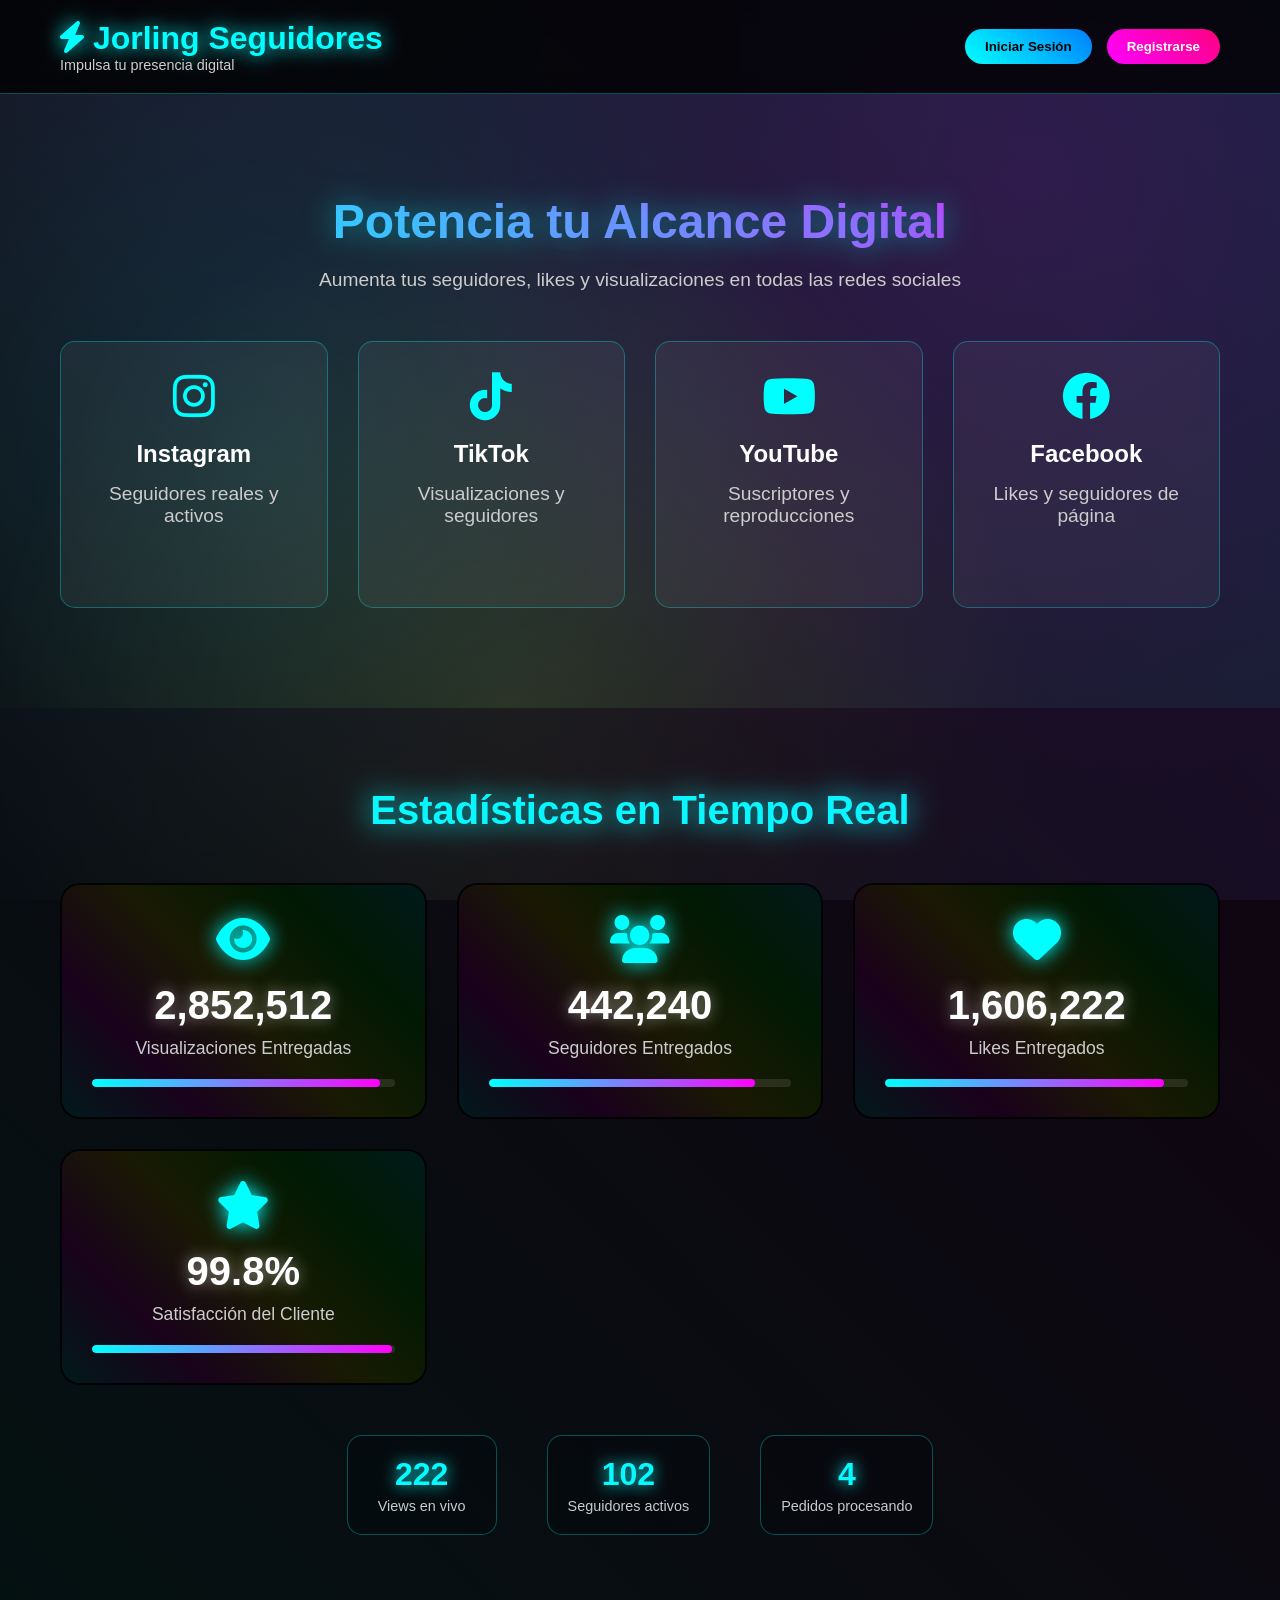
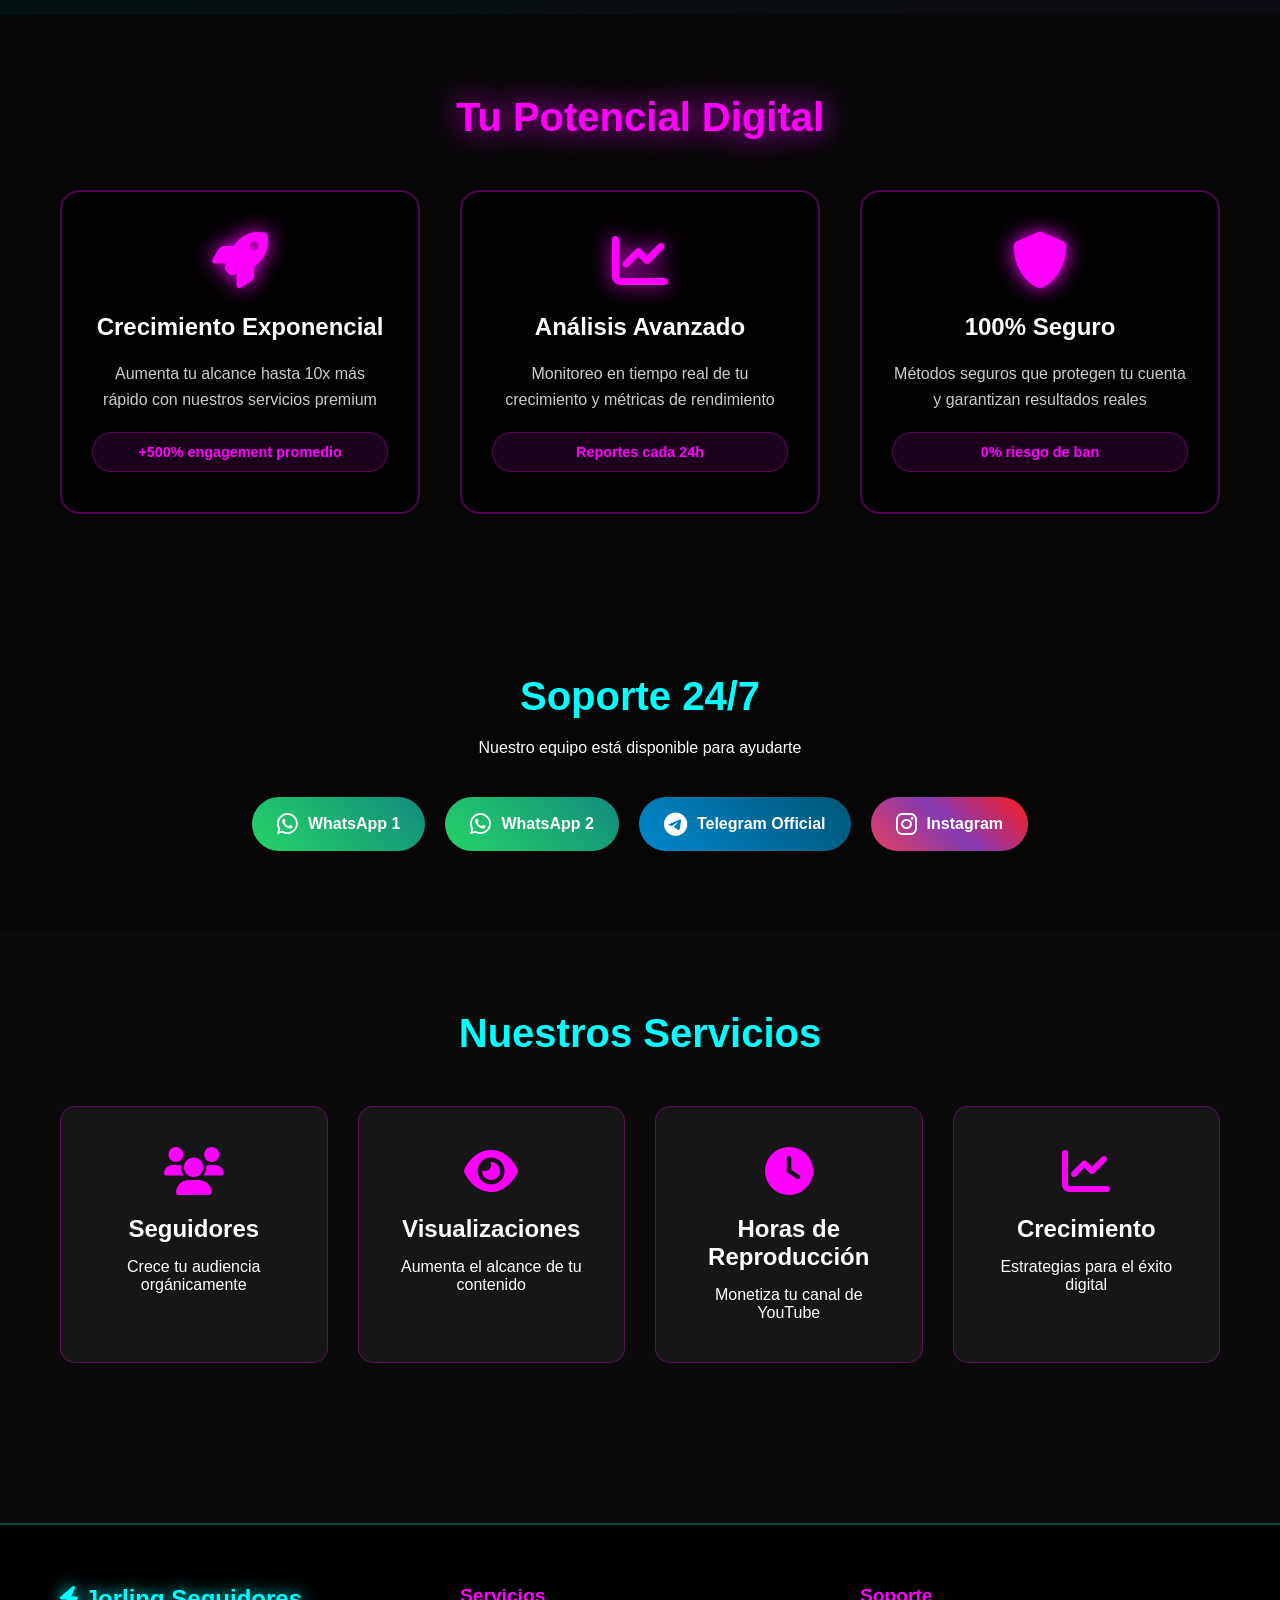
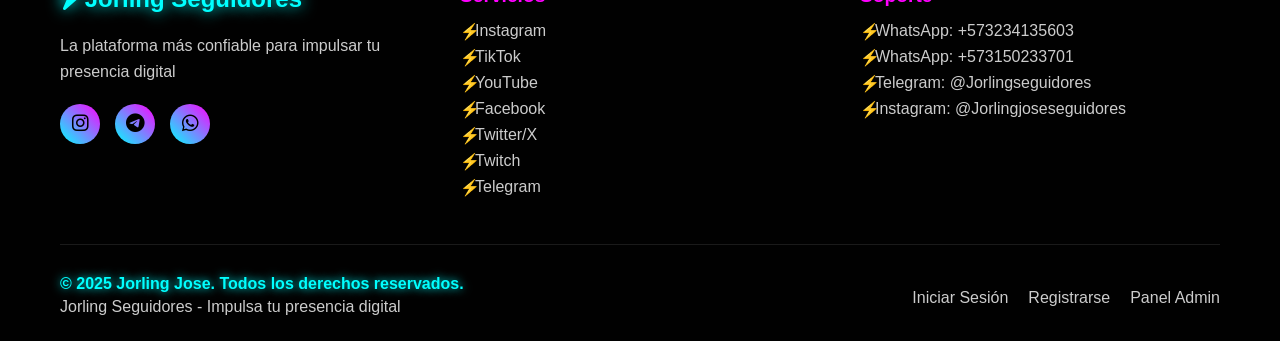
<file: index.html>
<!DOCTYPE html>
<html lang="es">
<head>
    <meta charset="UTF-8">
    <meta name="viewport" content="width=device-width, initial-scale=1.0">
    <title>Jorling Seguidores - Impulsa tu Presencia Digital</title>
    <link rel="stylesheet" href="styles.css">
    <link href="https://cdnjs.cloudflare.com/ajax/libs/font-awesome/6.0.0/css/all.min.css" rel="stylesheet">
</head>
<body>
    <div class="electric-bg"></div>
    
    <!-- Header -->
    <header class="header">
        <div class="container">
            <div class="logo">
                <h1><i class="fas fa-bolt"></i> Jorling Seguidores</h1>
                <p>Impulsa tu presencia digital</p>
            </div>
            <nav class="nav">
                <button class="btn-login" onclick="showLogin()">Iniciar Sesión</button>
                <button class="btn-register" onclick="showRegister()">Registrarse</button>
            </nav>
        </div>
    </header>

    <!-- Hero Section -->
    <section class="hero">
        <div class="container">
            <div class="hero-content">
                <h2>Potencia tu Alcance Digital</h2>
                <p>Aumenta tus seguidores, likes y visualizaciones en todas las redes sociales</p>
                <div class="features-grid">
                    <div class="feature-card">
                        <i class="fab fa-instagram"></i>
                        <h3>Instagram</h3>
                        <p>Seguidores reales y activos</p>
                    </div>
                    <div class="feature-card">
                        <i class="fab fa-tiktok"></i>
                        <h3>TikTok</h3>
                        <p>Visualizaciones y seguidores</p>
                    </div>
                    <div class="feature-card">
                        <i class="fab fa-youtube"></i>
                        <h3>YouTube</h3>
                        <p>Suscriptores y reproducciones</p>
                    </div>
                    <div class="feature-card">
                        <i class="fab fa-facebook"></i>
                        <h3>Facebook</h3>
                        <p>Likes y seguidores de página</p>
                    </div>
                </div>
            </div>
        </div>
    </section>

    <!-- Statistics Section -->
    <section class="stats-section">
        <div class="container">
            <h2>Estadísticas en Tiempo Real</h2>
            <div class="stats-grid">
                <div class="stat-flutter">
                    <div class="flutter-icon">
                        <i class="fas fa-eye"></i>
                    </div>
                    <div class="flutter-content">
                        <h3 id="totalViews">15,847,293</h3>
                        <p>Visualizaciones Entregadas</p>
                        <div class="flutter-bar">
                            <div class="flutter-progress" style="width: 95%"></div>
                        </div>
                    </div>
                </div>
                
                <div class="stat-flutter">
                    <div class="flutter-icon">
                        <i class="fas fa-users"></i>
                    </div>
                    <div class="flutter-content">
                        <h3 id="totalFollowers">2,456,891</h3>
                        <p>Seguidores Entregados</p>
                        <div class="flutter-bar">
                            <div class="flutter-progress" style="width: 88%"></div>
                        </div>
                    </div>
                </div>
                
                <div class="stat-flutter">
                    <div class="flutter-icon">
                        <i class="fas fa-heart"></i>
                    </div>
                    <div class="flutter-content">
                        <h3 id="totalLikes">8,923,456</h3>
                        <p>Likes Entregados</p>
                        <div class="flutter-bar">
                            <div class="flutter-progress" style="width: 92%"></div>
                        </div>
                    </div>
                </div>
                
                <div class="stat-flutter">
                    <div class="flutter-icon">
                        <i class="fas fa-star"></i>
                    </div>
                    <div class="flutter-content">
                        <h3 id="satisfactionRate">99.8%</h3>
                        <p>Satisfacción del Cliente</p>
                        <div class="flutter-bar">
                            <div class="flutter-progress" style="width: 99%"></div>
                        </div>
                    </div>
                </div>
            </div>
            
            <div class="live-counter">
                <div class="counter-item">
                    <span class="counter-number" id="liveViews">0</span>
                    <span class="counter-label">Views en vivo</span>
                </div>
                <div class="counter-item">
                    <span class="counter-number" id="liveFollowers">0</span>
                    <span class="counter-label">Seguidores activos</span>
                </div>
                <div class="counter-item">
                    <span class="counter-number" id="activeOrders">0</span>
                    <span class="counter-label">Pedidos procesando</span>
                </div>
            </div>
        </div>
    </section>

    <!-- Potential Section -->
    <section class="potential-section">
        <div class="container">
            <h2>Tu Potencial Digital</h2>
            <div class="potential-grid">
                <div class="potential-card">
                    <div class="potential-icon">
                        <i class="fas fa-rocket"></i>
                    </div>
                    <h3>Crecimiento Exponencial</h3>
                    <p>Aumenta tu alcance hasta 10x más rápido con nuestros servicios premium</p>
                    <div class="potential-stats">
                        <span>+500% engagement promedio</span>
                    </div>
                </div>
                
                <div class="potential-card">
                    <div class="potential-icon">
                        <i class="fas fa-chart-line"></i>
                    </div>
                    <h3>Análisis Avanzado</h3>
                    <p>Monitoreo en tiempo real de tu crecimiento y métricas de rendimiento</p>
                    <div class="potential-stats">
                        <span>Reportes cada 24h</span>
                    </div>
                </div>
                
                <div class="potential-card">
                    <div class="potential-icon">
                        <i class="fas fa-shield-alt"></i>
                    </div>
                    <h3>100% Seguro</h3>
                    <p>Métodos seguros que protegen tu cuenta y garantizan resultados reales</p>
                    <div class="potential-stats">
                        <span>0% riesgo de ban</span>
                    </div>
                </div>
            </div>
        </div>
    </section>

    <!-- Support Section -->
    <section class="support">
        <div class="container">
            <h2>Soporte 24/7</h2>
            <p>Nuestro equipo está disponible para ayudarte</p>
            <div class="support-buttons">
                <a href="https://wa.me/573234135603" target="_blank" class="support-btn whatsapp">
                    <i class="fab fa-whatsapp"></i>
                    <span>WhatsApp 1</span>
                </a>
                <a href="https://wa.me/573150233701" target="_blank" class="support-btn whatsapp">
                    <i class="fab fa-whatsapp"></i>
                    <span>WhatsApp 2</span>
                </a>
                <a href="https://t.me/Jorlingseguidores" target="_blank" class="support-btn telegram">
                    <i class="fab fa-telegram"></i>
                    <span>Telegram Official</span>
                </a>
                <a href="https://instagram.com/Jorlingjoseseguidores" target="_blank" class="support-btn instagram">
                    <i class="fab fa-instagram"></i>
                    <span>Instagram</span>
                </a>
            </div>
        </div>
    </section>

    <!-- Services Preview -->
    <section class="services-preview">
        <div class="container">
            <h2>Nuestros Servicios</h2>
            <div class="services-grid">
                <div class="service-item">
                    <i class="fas fa-users"></i>
                    <h3>Seguidores</h3>
                    <p>Crece tu audiencia orgánicamente</p>
                </div>
                <div class="service-item">
                    <i class="fas fa-eye"></i>
                    <h3>Visualizaciones</h3>
                    <p>Aumenta el alcance de tu contenido</p>
                </div>
                <div class="service-item">
                    <i class="fas fa-clock"></i>
                    <h3>Horas de Reproducción</h3>
                    <p>Monetiza tu canal de YouTube</p>
                </div>
                <div class="service-item">
                    <i class="fas fa-chart-line"></i>
                    <h3>Crecimiento</h3>
                    <p>Estrategias para el éxito digital</p>
                </div>
            </div>
        </div>
    </section>

    <!-- Login Modal -->
    <div id="loginModal" class="modal">
        <div class="modal-content electric-form">
            <span class="close" onclick="closeModal('loginModal')">&times;</span>
            <h2><i class="fas fa-sign-in-alt"></i> Iniciar Sesión</h2>
            <form id="loginForm">
                <div class="input-group">
                    <i class="fas fa-user"></i>
                    <input type="text" id="loginEmail" placeholder="Correo electrónico o nombre de usuario" required>
                </div>
                <div class="input-group">
                    <i class="fas fa-lock"></i>
                    <input type="password" id="loginPassword" placeholder="Contraseña" required>
                </div>
                <button type="submit" class="btn-submit">
                    <i class="fas fa-bolt"></i> Iniciar Sesión
                </button>
                <div class="form-links">
                    <a href="#" onclick="showForgotPassword()">¿Olvidaste tu contraseña?</a>
                    <a href="#" onclick="showRegister(); closeModal('loginModal')">¿No tienes cuenta? Regístrate</a>
                </div>
            </form>
        </div>
    </div>

    <!-- Register Modal -->
    <div id="registerModal" class="modal">
        <div class="modal-content electric-form">
            <span class="close" onclick="closeModal('registerModal')">&times;</span>
            <h2><i class="fas fa-user-plus"></i> Crear Cuenta</h2>
            <form id="registerForm">
                <div class="input-group">
                    <i class="fas fa-user"></i>
                    <input type="text" id="registerUsername" placeholder="Nombre de usuario" required>
                </div>
                <div class="input-group">
                    <i class="fas fa-envelope"></i>
                    <input type="email" id="registerEmail" placeholder="Correo electrónico" required>
                </div>
                <div class="input-group">
                    <i class="fas fa-lock"></i>
                    <input type="password" id="registerPassword" placeholder="Contraseña" required>
                </div>
                <div class="input-group">
                    <i class="fas fa-lock"></i>
                    <input type="password" id="confirmPassword" placeholder="Confirmar contraseña" required>
                </div>
                <button type="submit" class="btn-submit">
                    <i class="fas fa-bolt"></i> Crear Cuenta
                </button>
                <div class="form-links">
                    <a href="#" onclick="showLogin(); closeModal('registerModal')">¿Ya tienes cuenta? Inicia sesión</a>
                </div>
            </form>
        </div>
    </div>

    <!-- Forgot Password Modal -->
    <div id="forgotModal" class="modal">
        <div class="modal-content electric-form">
            <span class="close" onclick="closeModal('forgotModal')">&times;</span>
            <h2><i class="fas fa-key"></i> Recuperar Contraseña</h2>
            <form id="forgotForm">
                <div class="input-group">
                    <i class="fas fa-envelope"></i>
                    <input type="email" id="forgotEmail" placeholder="Correo electrónico registrado" required>
                </div>
                <button type="submit" class="btn-submit">
                    <i class="fas fa-paper-plane"></i> Enviar Enlace
                </button>
                <div class="form-links">
                    <a href="#" onclick="showLogin(); closeModal('forgotModal')">Volver al inicio de sesión</a>
                </div>
            </form>
        </div>
    </div>

    <!-- Success Message -->
    <div id="successMessage" class="success-message">
        <i class="fas fa-check-circle"></i>
        <span id="successText"></span>
    </div>

    <!-- Error Message -->
    <div id="errorMessage" class="error-message">
        <i class="fas fa-exclamation-circle"></i>
        <span id="errorText"></span>
    </div>

    <!-- Footer -->
    <footer class="footer">
        <div class="container">
            <div class="footer-content">
                <div class="footer-section">
                    <h3><i class="fas fa-bolt"></i> Jorling Seguidores</h3>
                    <p>La plataforma más confiable para impulsar tu presencia digital</p>
                    <div class="social-links">
                        <a href="https://instagram.com/Jorlingjoseseguidores" target="_blank">
                            <i class="fab fa-instagram"></i>
                        </a>
                        <a href="https://t.me/Jorlingseguidores" target="_blank">
                            <i class="fab fa-telegram"></i>
                        </a>
                        <a href="https://wa.me/573234135603" target="_blank">
                            <i class="fab fa-whatsapp"></i>
                        </a>
                    </div>
                </div>
                
                <div class="footer-section">
                    <h4>Servicios</h4>
                    <ul>
                        <li>Instagram</li>
                        <li>TikTok</li>
                        <li>YouTube</li>
                        <li>Facebook</li>
                        <li>Twitter/X</li>
                        <li>Twitch</li>
                        <li>Telegram</li>
                    </ul>
                </div>
                
                <div class="footer-section">
                    <h4>Soporte</h4>
                    <ul>
                        <li>WhatsApp: +573234135603</li>
                        <li>WhatsApp: +573150233701</li>
                        <li>Telegram: @Jorlingseguidores</li>
                        <li>Instagram: @Jorlingjoseseguidores</li>
                    </ul>
                </div>
            </div>
            
            <div class="footer-bottom">
                <div class="copyright">
                    <p>© 2025 Jorling Jose. Todos los derechos reservados.</p>
                    <p>Jorling Seguidores - Impulsa tu presencia digital</p>
                </div>
                <div class="footer-links">
                    <a href="#" onclick="showLogin()">Iniciar Sesión</a>
                    <a href="#" onclick="showRegister()">Registrarse</a>
                    <a href="admin.html">Panel Admin</a>
                </div>
            </div>
        </div>
    </footer>

    <script src="script.js"></script>
</body>
</html>
</file>
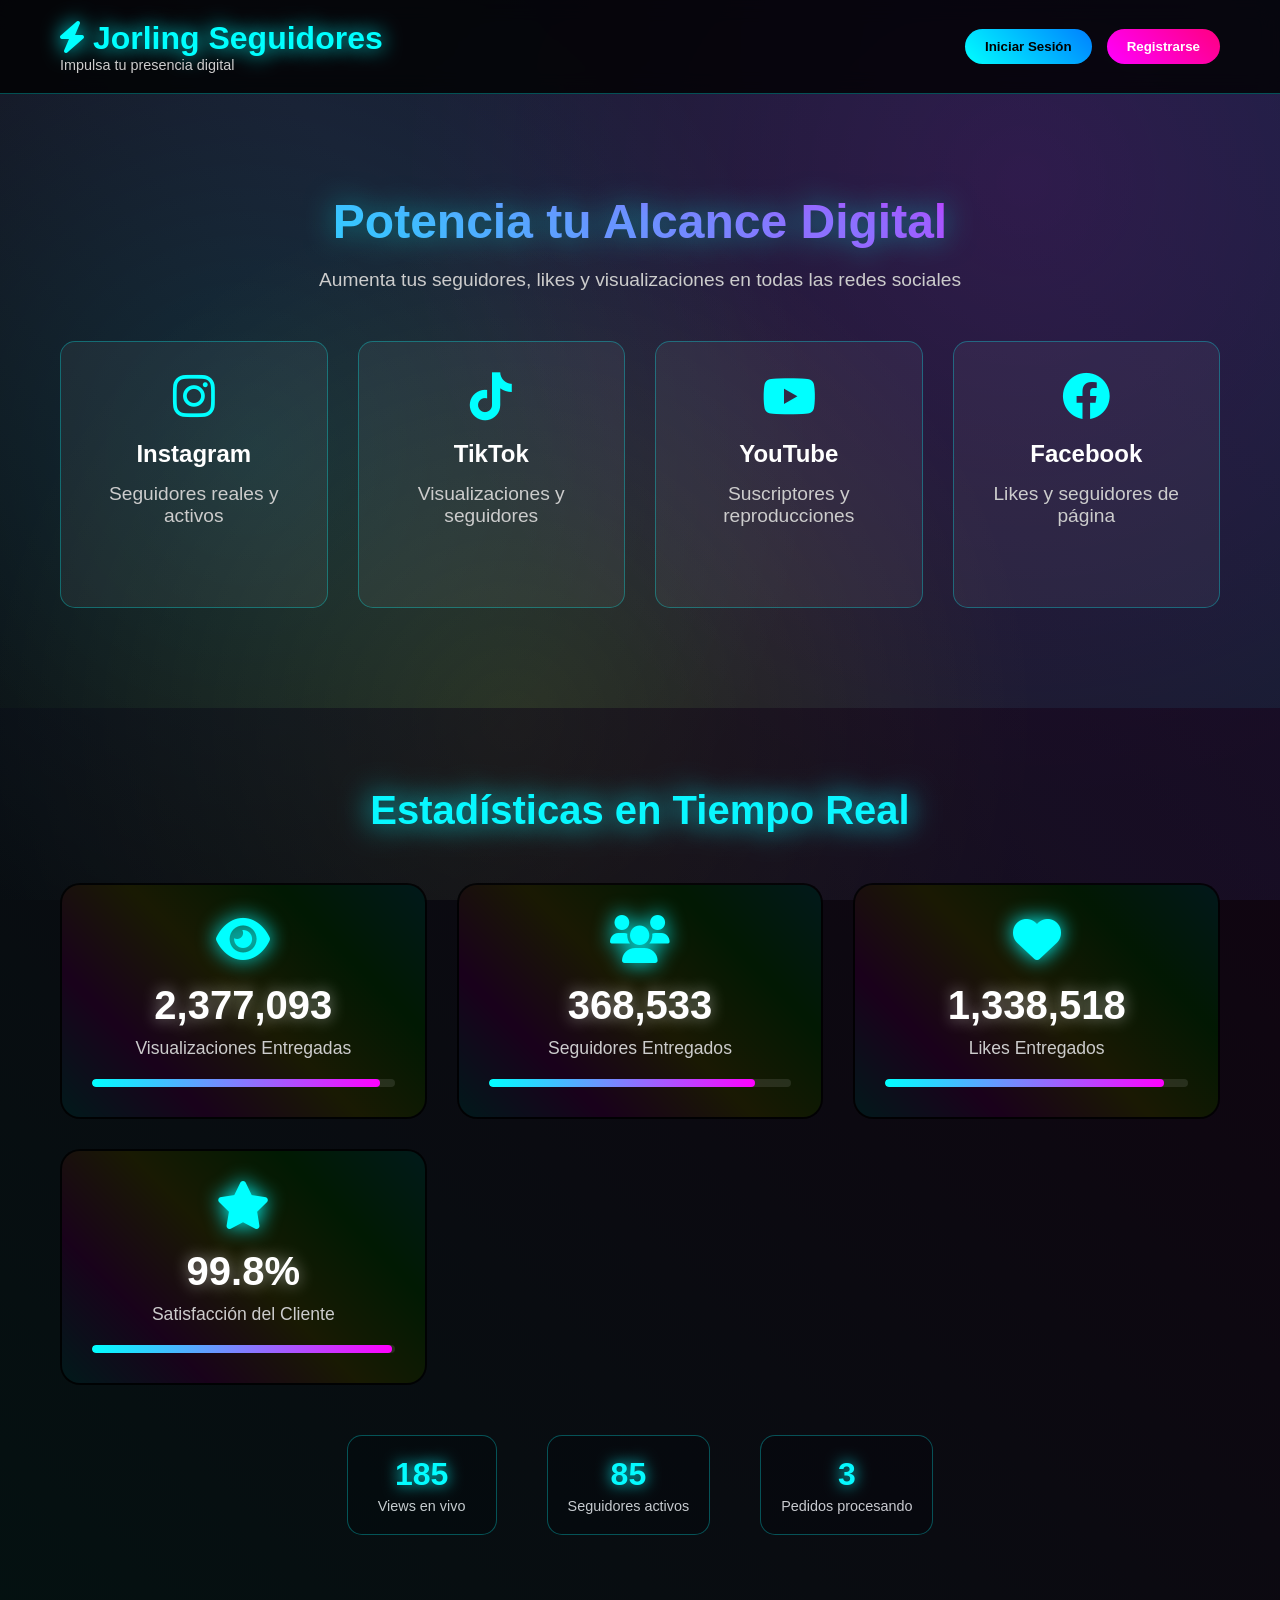
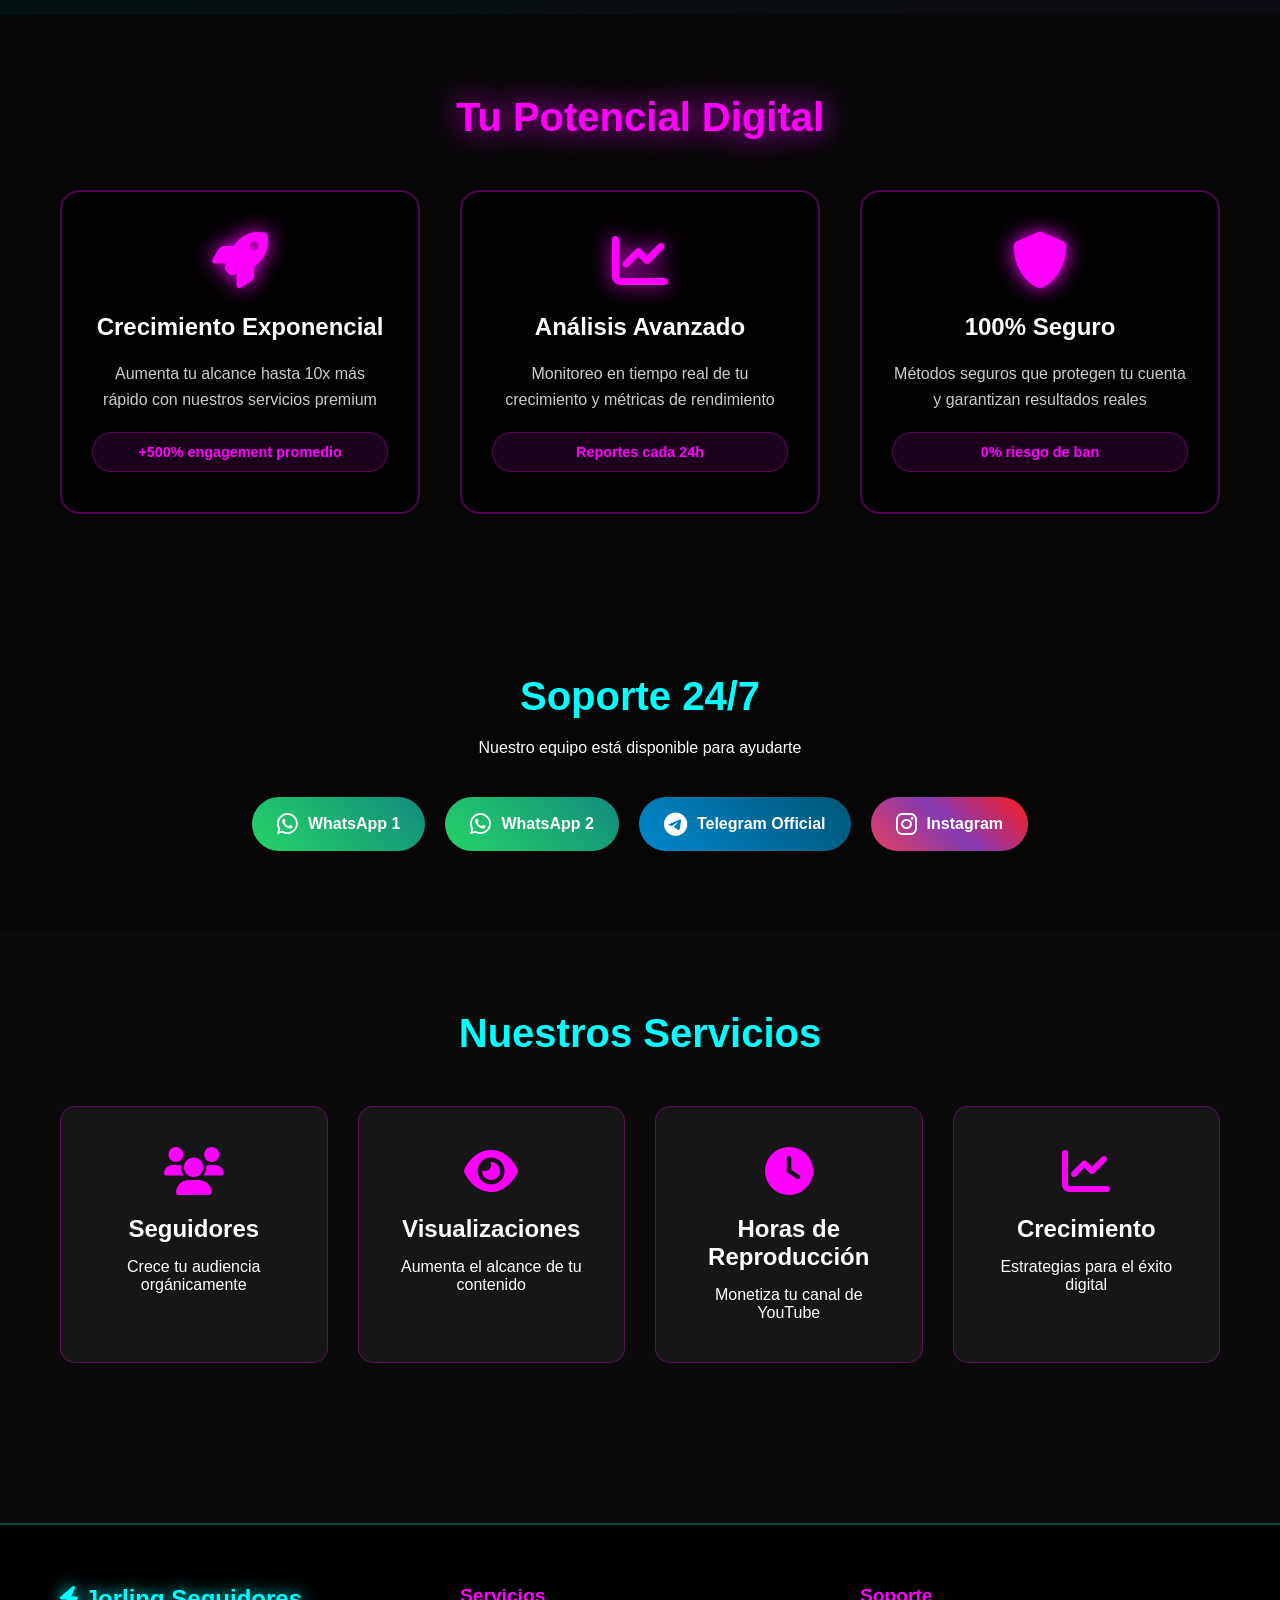
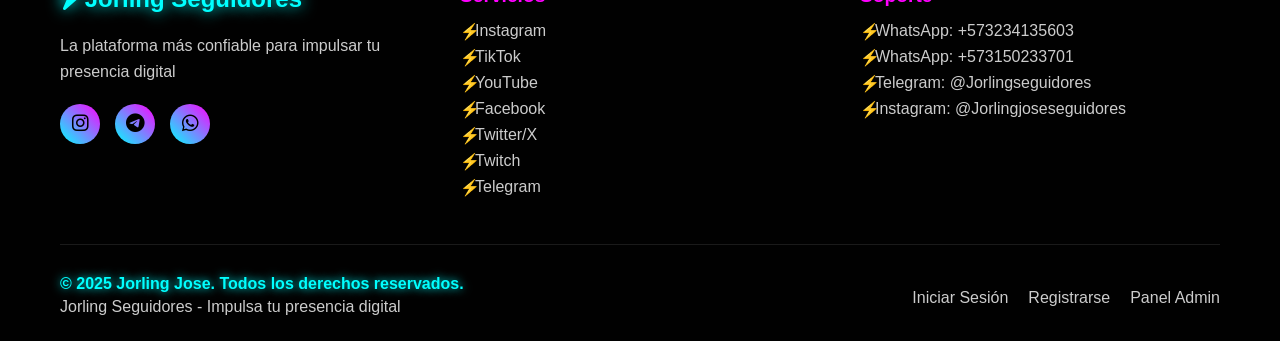
<file: admin.html>
<!DOCTYPE html>
<html lang="es">
<head>
    <meta charset="UTF-8">
    <meta name="viewport" content="width=device-width, initial-scale=1.0">
    <title>Panel de Administración - Jorling Seguidores</title>
    <link rel="stylesheet" href="admin.css">
    <link href="https://cdnjs.cloudflare.com/ajax/libs/font-awesome/6.0.0/css/all.min.css" rel="stylesheet">
</head>
<body>
    <div class="electric-bg"></div>
    
    <!-- Header -->
    <header class="header">
        <div class="container">
            <div class="logo">
                <h1><i class="fas fa-shield-alt"></i> Panel de Administración</h1>
                <p>Jorling Seguidores</p>
            </div>
            <div class="admin-actions">
                <button class="btn-logout" onclick="logout()">
                    <i class="fas fa-sign-out-alt"></i> Cerrar Sesión
                </button>
            </div>
        </div>
    </header>

    <!-- Admin Dashboard -->
    <main class="admin-dashboard">
        <div class="container">
            <!-- Stats Cards -->
            <div class="stats-cards">
                <div class="stat-card electric-border">
                    <div class="card-content">
                        <i class="fas fa-users"></i>
                        <h3>Total Usuarios</h3>
                        <p id="totalUsers">0</p>
                    </div>
                </div>
                
                <div class="stat-card electric-border">
                    <div class="card-content">
                        <i class="fas fa-shopping-cart"></i>
                        <h3>Total Pedidos</h3>
                        <p id="totalOrders">0</p>
                    </div>
                </div>
                
                <div class="stat-card electric-border">
                    <div class="card-content">
                        <i class="fas fa-dollar-sign"></i>
                        <h3>Ingresos Totales</h3>
                        <p id="totalRevenue">$0.00</p>
                    </div>
                </div>
                
                <div class="stat-card electric-border">
                    <div class="card-content">
                        <i class="fas fa-undo"></i>
                        <h3>Reembolsos Hoy</h3>
                        <p id="todayRefunds">0</p>
                    </div>
                </div>
            </div>

            <!-- Quick Actions Section -->
            <div class="quick-actions">
                <h2>Acciones Rápidas</h2>
                <div class="quick-buttons">
                    <button class="quick-btn" onclick="showQuickRecharge()">
                        <i class="fas fa-bolt"></i>
                        <span>Recarga Rápida</span>
                    </button>
                    <button class="quick-btn" onclick="showOrderSearch()">
                        <i class="fas fa-search"></i>
                        <span>Buscar Pedido</span>
                    </button>
                    <button class="quick-btn" onclick="refreshData()">
                        <i class="fas fa-sync-alt"></i>
                        <span>Actualizar Datos</span>
                    </button>
                    <button class="quick-btn" onclick="exportUsers()">
                        <i class="fas fa-download"></i>
                        <span>Exportar Usuarios</span>
                    </button>
                </div>
            </div>

            <!-- Order Search Modal -->
            <div id="orderSearchModal" class="modal">
                <div class="modal-content electric-form">
                    <span class="close" onclick="closeModal('orderSearchModal')">&times;</span>
                    <h2><i class="fas fa-search"></i> Buscar Pedido por ID</h2>
                    <form id="orderSearchForm">
                        <div class="input-group">
                            <label for="orderIdSearch">ID del Pedido:</label>
                            <input type="text" id="orderIdSearch" placeholder="Ej: ORD-1234567890" required>
                        </div>
                        <button type="submit" class="btn-submit">
                            <i class="fas fa-search"></i> Buscar Pedido
                        </button>
                    </form>
                    <div id="orderSearchResults" class="search-results"></div>
                </div>
            </div>

            <!-- Quick Recharge Modal -->
            <div id="quickRechargeModal" class="modal">
                <div class="modal-content electric-form">
                    <span class="close" onclick="closeModal('quickRechargeModal')">&times;</span>
                    <h2><i class="fas fa-zap"></i> Recarga Rápida</h2>
                    <form id="quickRechargeForm">
                        <div class="input-group">
                            <label for="quickUserSearch">Buscar Usuario:</label>
                            <input type="text" id="quickUserSearch" placeholder="Nombre de usuario o email" required>
                            <div id="userSuggestions" class="suggestions-list"></div>
                        </div>
                        <div class="quick-amounts">
                            <label>Montos Rápidos:</label>
                            <div class="amount-buttons">
                                <button type="button" class="amount-btn" onclick="setQuickAmount(5)">$5</button>
                                <button type="button" class="amount-btn" onclick="setQuickAmount(10)">$10</button>
                                <button type="button" class="amount-btn" onclick="setQuickAmount(25)">$25</button>
                                <button type="button" class="amount-btn" onclick="setQuickAmount(50)">$50</button>
                                <button type="button" class="amount-btn" onclick="setQuickAmount(100)">$100</button>
                            </div>
                        </div>
                        <div class="input-group">
                            <label for="quickAmount">Monto Personalizado ($):</label>
                            <input type="number" id="quickAmount" step="0.01" min="0.01" placeholder="0.00">
                        </div>
                        <button type="submit" class="btn-submit">
                            <i class="fas fa-lightning-bolt"></i> Recargar Ahora
                        </button>
                    </form>
                </div>
            </div>

            <!-- User Management -->
            <div class="management-section">
                <h2>Gestión de Usuarios</h2>
                <div class="search-bar">
                    <input type="text" id="userSearch" placeholder="Buscar usuario por nombre o email...">
                    <button onclick="searchUsers()"><i class="fas fa-search"></i></button>
                </div>
                
                <div class="users-table-container">
                    <table class="users-table">
                        <thead>
                            <tr>
                                <th>ID</th>
                                <th>Usuario</th>
                                <th>Email</th>
                                <th>Saldo</th>
                                <th>Pedidos</th>
                                <th>Registro</th>
                                <th>Acciones</th>
                            </tr>
                        </thead>
                        <tbody id="usersTableBody">
                            <!-- Users will be loaded here -->
                        </tbody>
                    </table>
                </div>
            </div>

            <!-- Add Balance Modal -->
            <div id="addBalanceModal" class="modal">
                <div class="modal-content electric-form">
                    <span class="close" onclick="closeModal('addBalanceModal')">&times;</span>
                    <h2><i class="fas fa-wallet"></i> Añadir Saldo</h2>
                    <form id="addBalanceForm">
                        <div class="input-group">
                            <label>Usuario:</label>
                            <input type="text" id="selectedUserName" readonly>
                        </div>
                        <div class="input-group">
                            <label>Saldo Actual:</label>
                            <input type="text" id="currentBalance" readonly>
                        </div>
                        <div class="input-group">
                            <label for="amountToAdd">Cantidad a Añadir ($):</label>
                            <input type="number" id="amountToAdd" step="0.01" min="0.01" required>
                        </div>
                        <button type="submit" class="btn-submit">
                            <i class="fas fa-plus"></i> Añadir Saldo
                        </button>
                    </form>
                </div>
            </div>

            <!-- Recent Orders -->
            <div class="recent-orders-admin">
                <h2>Pedidos Recientes</h2>
                <div class="orders-table-container">
                    <table class="orders-table">
                        <thead>
                            <tr>
                                <th>ID Pedido</th>
                                <th>Usuario</th>
                                <th>Servicio</th>
                                <th>URL</th>
                                <th>Cantidad</th>
                                <th>Precio</th>
                                <th>Estado</th>
                                <th>Fecha</th>
                                <th>Acciones</th>
                            </tr>
                        </thead>
                        <tbody id="ordersTableBody">
                            <!-- Orders will be loaded here -->
                        </tbody>
                    </table>
                </div>
            </div>

            <!-- Mass Acceleration Modal -->
            <div id="massAccelerationModal" class="modal">
                <div class="modal-content electric-form">
                    <span class="close" onclick="closeModal('massAccelerationModal')">&times;</span>
                    <h2><i class="fas fa-rocket"></i> Aceleración Masiva de Pedido</h2>
                    <form id="massAccelerationForm">
                        <div class="input-group">
                            <label>ID de Pedido:</label>
                            <input type="text" id="accelerationOrderId" readonly>
                        </div>
                        <div class="input-group">
                            <label>Usuario:</label>
                            <input type="text" id="accelerationUserName" readonly>
                        </div>
                        <div class="input-group">
                            <label>Servicio:</label>
                            <input type="text" id="accelerationService" readonly>
                        </div>
                        <div class="input-group">
                            <label>Cantidad Solicitada:</label>
                            <input type="text" id="accelerationQuantity" readonly>
                        </div>
                        <div class="input-group">
                            <label>Progreso Actual:</label>
                            <input type="text" id="accelerationProgress" readonly>
                        </div>
                        <div class="acceleration-options">
                            <h4>Opciones de Aceleración:</h4>
                            <label class="checkbox-label">
                                <input type="radio" name="accelerationType" value="turbo" checked>
                                <span>🚀 Turbo (2x velocidad) - Completar en 1-2 horas</span>
                            </label>
                            <label class="checkbox-label">
                                <input type="radio" name="accelerationType" value="super">
                                <span>⚡ Super (5x velocidad) - Completar en 30 minutos</span>
                            </label>
                            <label class="checkbox-label">
                                <input type="radio" name="accelerationType" value="instant">
                                <span>💥 Instantáneo (10x velocidad) - Completar en 5-10 minutos</span>
                            </label>
                        </div>
                        <div class="acceleration-warning">
                            <i class="fas fa-info-circle"></i>
                            <p>La aceleración masiva activará bots especiales para completar el pedido más rápido. El usuario será notificado del progreso acelerado.</p>
                        </div>
                        <div class="input-group">
                            <label for="accelerationReason">Motivo de la Aceleración:</label>
                            <select id="accelerationReason" required>
                                <option value="">Seleccionar motivo...</option>
                                <option value="customer_complaint">Queja del cliente</option>
                                <option value="slow_delivery">Entrega lenta</option>
                                <option value="priority_customer">Cliente prioritario</option>
                                <option value="compensation">Compensación</option>
                                <option value="technical_issue">Problema técnico resuelto</option>
                                <option value="other">Otro motivo</option>
                            </select>
                        </div>
                        <div class="input-group" id="accelerationOtherReasonGroup" style="display: none;">
                            <label for="accelerationOtherReason">Especificar otro motivo:</label>
                            <input type="text" id="accelerationOtherReason" placeholder="Describe el motivo de la aceleración">
                        </div>
                        <button type="submit" class="btn-submit btn-acceleration">
                            <i class="fas fa-rocket"></i> Activar Aceleración Masiva
                        </button>
                    </form>
                </div>
            </div>

            <!-- Refund Modal -->
            <div id="refundModal" class="modal">
                <div class="modal-content electric-form">
                    <span class="close" onclick="closeModal('refundModal')">&times;</span>
                    <h2><i class="fas fa-undo"></i> Procesar Reembolso</h2>
                    <form id="refundForm">
                        <div class="input-group">
                            <label>ID de Pedido:</label>
                            <input type="text" id="refundOrderId" readonly>
                        </div>
                        <div class="input-group">
                            <label>Usuario:</label>
                            <input type="text" id="refundUserName" readonly>
                        </div>
                        <div class="input-group">
                            <label>Servicio:</label>
                            <input type="text" id="refundService" readonly>
                        </div>
                        <div class="input-group">
                            <label>Monto del Pedido:</label>
                            <input type="text" id="refundAmount" readonly>
                        </div>
                        <div class="input-group">
                            <label for="refundReason">Motivo del Reembolso:</label>
                            <select id="refundReason" required>
                                <option value="">Seleccionar motivo...</option>
                                <option value="no_delivery">No se entregaron seguidores</option>
                                <option value="partial_delivery">Entrega parcial</option>
                                <option value="wrong_link">Enlace incorrecto</option>
                                <option value="customer_request">Solicitud del cliente</option>
                                <option value="bot_failure">Falla en los bots</option>
                                <option value="other">Otro motivo</option>
                            </select>
                        </div>
                        <div class="input-group" id="otherReasonGroup" style="display: none;">
                            <label for="otherReason">Especificar otro motivo:</label>
                            <input type="text" id="otherReason" placeholder="Describe el motivo del reembolso">
                        </div>
                        <div class="refund-warning">
                            <i class="fas fa-exclamation-triangle"></i>
                            <p>Esta acción reembolsará el monto completo al usuario y marcará el pedido como reembolsado.</p>
                        </div>
                        <button type="submit" class="btn-submit">
                            <i class="fas fa-undo"></i> Procesar Reembolso
                        </button>
                    </form>
                </div>
            </div>

            <!-- Cancel Order Modal -->
            <div id="cancelOrderModal" class="modal">
                <div class="modal-content electric-form">
                    <span class="close" onclick="closeModal('cancelOrderModal')">&times;</span>
                    <h2><i class="fas fa-times-circle"></i> Cancelar Pedido</h2>
                    <form id="cancelOrderForm">
                        <div class="input-group">
                            <label>ID de Pedido:</label>
                            <input type="text" id="cancelOrderId" readonly>
                        </div>
                        <div class="input-group">
                            <label>Usuario:</label>
                            <input type="text" id="cancelUserName" readonly>
                        </div>
                        <div class="input-group">
                            <label>Servicio:</label>
                            <input type="text" id="cancelService" readonly>
                        </div>
                        <div class="input-group">
                            <label>Monto del Pedido:</label>
                            <input type="text" id="cancelAmount" readonly>
                        </div>
                        <div class="input-group">
                            <label for="cancelReason">Motivo de Cancelación:</label>
                            <select id="cancelReason" required>
                                <option value="">Seleccionar motivo...</option>
                                <option value="customer_request">Solicitud del cliente</option>
                                <option value="payment_issue">Problema de pago</option>
                                <option value="invalid_url">URL inválida</option>
                                <option value="service_unavailable">Servicio no disponible</option>
                                <option value="admin_decision">Decisión administrativa</option>
                                <option value="other">Otro motivo</option>
                            </select>
                        </div>
                        <div class="input-group" id="cancelOtherReasonGroup" style="display: none;">
                            <label for="cancelOtherReason">Especificar otro motivo:</label>
                            <input type="text" id="cancelOtherReason" placeholder="Describe el motivo de cancelación">
                        </div>
                        <div class="cancel-options">
                            <label class="checkbox-label">
                                <input type="checkbox" id="refundOnCancel" checked>
                                <span>Reembolsar monto al usuario</span>
                            </label>
                        </div>
                        <div class="cancel-warning">
                            <i class="fas fa-exclamation-triangle"></i>
                            <p>Esta acción cancelará el pedido permanentemente. Si está marcado el reembolso, el monto se añadirá al saldo del usuario.</p>
                        </div>
                        <button type="submit" class="btn-submit">
                            <i class="fas fa-times-circle"></i> Cancelar Pedido
                        </button>
                    </form>
                </div>
            </div>

            <!-- Delete Account Modal -->
            <div id="deleteAccountModal" class="modal">
                <div class="modal-content electric-form">
                    <span class="close" onclick="closeModal('deleteAccountModal')">&times;</span>
                    <h2><i class="fas fa-user-times"></i> Eliminar Cuenta de Usuario</h2>
                    <form id="deleteAccountForm">
                        <div class="input-group">
                            <label>Usuario:</label>
                            <input type="text" id="deleteUserName" readonly>
                        </div>
                        <div class="input-group">
                            <label>Email:</label>
                            <input type="text" id="deleteUserEmail" readonly>
                        </div>
                        <div class="input-group">
                            <label>Saldo Actual:</label>
                            <input type="text" id="deleteUserBalance" readonly>
                        </div>
                        <div class="input-group">
                            <label>Total de Pedidos:</label>
                            <input type="text" id="deleteUserOrders" readonly>
                        </div>
                        <div class="input-group">
                            <label for="deleteReason">Motivo de Eliminación:</label>
                            <select id="deleteReason" required>
                                <option value="">Seleccionar motivo...</option>
                                <option value="user_request">Solicitud del usuario</option>
                                <option value="violation">Violación de términos</option>
                                <option value="fraud">Actividad fraudulenta</option>
                                <option value="inactive">Cuenta inactiva</option>
                                <option value="duplicate">Cuenta duplicada</option>
                                <option value="other">Otro motivo</option>
                            </select>
                        </div>
                        <div class="input-group" id="deleteOtherReasonGroup" style="display: none;">
                            <label for="deleteOtherReason">Especificar otro motivo:</label>
                            <input type="text" id="deleteOtherReason" placeholder="Describe el motivo de eliminación">
                        </div>
                        <div class="delete-options">
                            <label class="checkbox-label">
                                <input type="checkbox" id="cancelAllOrders" checked>
                                <span>Cancelar todos los pedidos pendientes</span>
                            </label>
                            <label class="checkbox-label">
                                <input type="checkbox" id="refundAllOrders" checked>
                                <span>Reembolsar pedidos cancelados</span>
                            </label>
                        </div>
                        <div class="delete-warning">
                            <i class="fas fa-exclamation-triangle"></i>
                            <p><strong>¡ADVERTENCIA!</strong> Esta acción eliminará permanentemente la cuenta del usuario y todos sus datos. Esta acción NO se puede deshacer.</p>
                        </div>
                        <div class="confirmation-input">
                            <label for="deleteConfirmation">Para confirmar, escribe "ELIMINAR" en mayúsculas:</label>
                            <input type="text" id="deleteConfirmation" placeholder="ELIMINAR" required>
                        </div>
                        <button type="submit" class="btn-submit btn-danger">
                            <i class="fas fa-user-times"></i> Eliminar Cuenta Permanentemente
                        </button>
                    </form>
                </div>
            </div>
        </div>
    </main>

    <!-- Success/Error Messages -->
    <div id="successMessage" class="success-message">
        <i class="fas fa-check-circle"></i>
        <span id="successText"></span>
    </div>

    <div id="errorMessage" class="error-message">
        <i class="fas fa-exclamation-circle"></i>
        <span id="errorText"></span>
    </div>

    <script>
        // Simple admin authentication
        const ADMIN_PASSWORD = "jorling2025admin"
        let isAuthenticated = false
        let users = []
        let selectedUserId = null
        let selectedOrderData = null

        // Check admin authentication
        document.addEventListener("DOMContentLoaded", () => {
            const adminAuth = localStorage.getItem("adminAuth")
            if (adminAuth !== ADMIN_PASSWORD) {
                const password = prompt("Ingrese la contraseña de administrador:")
                if (password === ADMIN_PASSWORD) {
                    localStorage.setItem("adminAuth", ADMIN_PASSWORD)
                    isAuthenticated = true
                    initializeAdmin()
                } else {
                    alert("Contraseña incorrecta")
                    window.location.href = "index.html"
                }
            } else {
                isAuthenticated = true
                initializeAdmin()
            }
        })

        function initializeAdmin() {
            loadUsers()
            loadStats()
            loadRecentOrders()
            setupEventListeners()
        }

        // Actualizar setupEventListeners para incluir los nuevos formularios
        function setupEventListeners() {
            // Order search form
            document.getElementById("orderSearchForm").addEventListener("submit", function(e) {
                e.preventDefault()
                searchOrderById()
            })

            // Quick recharge form
            document.getElementById("quickRechargeForm").addEventListener("submit", function(e) {
                e.preventDefault()
                processQuickRecharge()
            })

            // Add balance form
            document.getElementById("addBalanceForm").addEventListener("submit", function(e) {
                e.preventDefault()
                processAddBalance()
            })

            // Mass acceleration form
            document.getElementById("massAccelerationForm").addEventListener("submit", function(e) {
                e.preventDefault()
                processMassAcceleration()
            })

            // Refund form
            document.getElementById("refundForm").addEventListener("submit", function(e) {
                e.preventDefault()
                processRefund()
            })

            // Cancel order form
            document.getElementById("cancelOrderForm").addEventListener("submit", function(e) {
                e.preventDefault()
                processCancelOrder()
            })

            // Delete account form
            document.getElementById("deleteAccountForm").addEventListener("submit", function(e) {
                e.preventDefault()
                processDeleteAccount()
            })

            // Acceleration reason change
            document.getElementById("accelerationReason").addEventListener("change", function() {
                const otherReasonGroup = document.getElementById("accelerationOtherReasonGroup")
                if (this.value === "other") {
                    otherReasonGroup.style.display = "block"
                } else {
                    otherReasonGroup.style.display = "none"
                }
            })

            // Refund reason change
            document.getElementById("refundReason").addEventListener("change", function() {
                const otherReasonGroup = document.getElementById("otherReasonGroup")
                if (this.value === "other") {
                    otherReasonGroup.style.display = "block"
                } else {
                    otherReasonGroup.style.display = "none"
                }
            })

            // Cancel reason change
            document.getElementById("cancelReason").addEventListener("change", function() {
                const otherReasonGroup = document.getElementById("cancelOtherReasonGroup")
                if (this.value === "other") {
                    otherReasonGroup.style.display = "block"
                } else {
                    otherReasonGroup.style.display = "none"
                }
            })

            // Delete reason change
            document.getElementById("deleteReason").addEventListener("change", function() {
                const otherReasonGroup = document.getElementById("deleteOtherReasonGroup")
                if (this.value === "other") {
                    otherReasonGroup.style.display = "block"
                } else {
                    otherReasonGroup.style.display = "none"
                }
            })

            // User search suggestions
            document.getElementById("quickUserSearch").addEventListener("input", function() {
                loadUserSuggestions()
            })
        }

        function loadUsers() {
            users = JSON.parse(localStorage.getItem("jorlingUsers")) || []
            displayUsers(users)
        }

        function loadStats() {
            const totalUsers = users.length
            const totalOrders = users.reduce((sum, user) => sum + (user.orders ? user.orders.length : 0), 0)
            const totalRevenue = users.reduce(
                (sum, user) => sum + (user.orders ? user.orders.reduce((orderSum, order) => orderSum + (order.price || 0), 0) : 0),
                0,
            )

            const today = new Date().toDateString()
            const todayRefunds = users.reduce(
                (sum, user) => sum + (user.orders ? user.orders.filter((order) => 
                    order.status === 'refunded' && new Date(order.refundedAt || '').toDateString() === today
                ).length : 0),
                0,
            )

            document.getElementById("totalUsers").textContent = totalUsers
            document.getElementById("totalOrders").textContent = totalOrders
            document.getElementById("totalRevenue").textContent = `$${totalRevenue.toFixed(2)}`
            document.getElementById("todayRefunds").textContent = todayRefunds
        }

        function displayUsers(usersToShow) {
            const tbody = document.getElementById("usersTableBody")

            if (usersToShow.length === 0) {
                tbody.innerHTML = '<tr><td colspan="7" style="text-align: center; color: #999;">No hay usuarios registrados</td></tr>'
                return
            }

            const usersHTML = usersToShow
                .map(
                    (user) => `
                    <tr>
                        <td>${user.id}</td>
                        <td>${user.username}</td>
                        <td>${user.email}</td>
                        <td>$${(user.balance || 0).toFixed(2)}</td>
                        <td>${user.orders ? user.orders.length : 0}</td>
                        <td>${new Date(user.createdAt).toLocaleDateString()}</td>
                        <td>
                            <button class="action-btn btn-add-balance" onclick="showAddBalance(${user.id})">
                                <i class="fas fa-plus"></i> Añadir Saldo
                            </button>
                            <button class="action-btn btn-view-orders" onclick="viewUserOrders(${user.id})">
                                <i class="fas fa-eye"></i> Ver Pedidos
                            </button>
                            <button class="action-btn btn-delete-user" onclick="showDeleteAccountModal(${user.id})">
                                <i class="fas fa-user-times"></i> Eliminar
                            </button>
                        </td>
                    </tr>
                `,
                )
                .join("")

            tbody.innerHTML = usersHTML
        }

        function searchUsers() {
            const searchTerm = document.getElementById("userSearch").value.toLowerCase()
            const filteredUsers = users.filter(
                (user) => user.username.toLowerCase().includes(searchTerm) || user.email.toLowerCase().includes(searchTerm),
            )
            displayUsers(filteredUsers)
        }

        function showOrderSearch() {
            document.getElementById("orderSearchModal").style.display = "block"
        }

        function searchOrderById() {
            const orderId = document.getElementById("orderIdSearch").value.trim()
            const resultsDiv = document.getElementById("orderSearchResults")

            if (!orderId) {
                showMessage("Por favor ingresa un ID de pedido", "error")
                return
            }

            // Buscar el pedido en todos los usuarios
            let foundOrder = null
            let foundUser = null

            for (const user of users) {
                if (user.orders) {
                    for (const order of user.orders) {
                        if (order.id.toString() === orderId || `ORD-${order.id}` === orderId) {
                            foundOrder = order
                            foundUser = user
                            break
                        }
                    }
                }
                if (foundOrder) break
            }

            if (foundOrder) {
                const statusText = {
                    pending: "Pendiente",
                    processing: "Procesando", 
                    completed: "Completado",
                    failed: "Fallido",
                    refunded: "Reembolsado",
                    cancelled: "Cancelado"
                }

                const serviceNames = {
                    instagram: "Instagram",
                    tiktok: "TikTok",
                    youtube: "YouTube",
                    facebook: "Facebook",
                    twitter: "X (Twitter)",
                    twitch: "Twitch",
                    telegram: "Telegram",
                }

                resultsDiv.innerHTML = `
                    <div class="order-result">
                        <h3>Pedido Encontrado</h3>
                        <div class="order-details">
                            <p><strong>ID:</strong> ORD-${foundOrder.id}</p>
                            <p><strong>Usuario:</strong> ${foundUser.username} (${foundUser.email})</p>
                            <p><strong>Servicio:</strong> ${serviceNames[foundOrder.service] || foundOrder.service}</p>
                            <p><strong>URL:</strong> <a href="${foundOrder.url}" target="_blank">${foundOrder.url}</a></p>
                            <p><strong>Cantidad:</strong> ${foundOrder.quantity}</p>
                            <p><strong>Precio:</strong> $${foundOrder.price.toFixed(4)}</p>
                            <p><strong>Estado:</strong> <span class="status-${foundOrder.status}">${statusText[foundOrder.status]}</span></p>
                            <p><strong>Fecha:</strong> ${new Date(foundOrder.createdAt).toLocaleString()}</p>
                            ${foundOrder.progress ? `<p><strong>Progreso:</strong> ${foundOrder.progress.toFixed(1)}%</p>` : ''}
                        </div>
                        <div class="order-actions">
                            ${foundOrder.status !== 'refunded' && foundOrder.status !== 'completed' && foundOrder.status !== 'cancelled' ? 
                                `<button class="btn-acceleration" onclick="showMassAccelerationModal('${foundOrder.id}', '${foundUser.username}', '${foundOrder.service}', ${foundOrder.quantity}, ${foundOrder.progress || 0})">
                                    <i class="fas fa-rocket"></i> Aceleración Masiva
                                </button>
                                <button class="btn-refund" onclick="showRefundModal('${foundOrder.id}', '${foundUser.username}', '${foundOrder.service}', ${foundOrder.price})">
                                    <i class="fas fa-undo"></i> Procesar Reembolso
                                </button>` : ''
                            }
                            <button class="btn-view-user" onclick="viewUserDetails(${foundUser.id})">
                                <i class="fas fa-user"></i> Ver Usuario
                            </button>
                        </div>
                    </div>
                `
            } else {
                resultsDiv.innerHTML = `
                    <div class="order-result">
                        <p style="color: #ff6b6b; text-align: center;">
                            <i class="fas fa-exclamation-circle"></i>
                            No se encontró ningún pedido con ID: ${orderId}
                        </p>
                    </div>
                `
            }
        }

        function showMassAccelerationModal(orderId, username, service, quantity, progress) {
            selectedOrderData = { id: orderId, username, service, quantity, progress }
            
            document.getElementById("accelerationOrderId").value = `ORD-${orderId}`
            document.getElementById("accelerationUserName").value = username
            document.getElementById("accelerationService").value = service
            document.getElementById("accelerationQuantity").value = quantity
            document.getElementById("accelerationProgress").value = `${progress.toFixed(1)}%`
            
            closeModal("orderSearchModal")
            document.getElementById("massAccelerationModal").style.display = "block"
        }

        function processMassAcceleration() {
            if (!selectedOrderData) {
                showMessage("Error: No hay datos de pedido seleccionados", "error")
                return
            }

            const accelerationType = document.querySelector('input[name="accelerationType"]:checked').value
            const reason = document.getElementById("accelerationReason").value
            const otherReason = document.getElementById("accelerationOtherReason").value

            if (!reason) {
                showMessage("Por favor selecciona un motivo para la aceleración", "error")
                return
            }

            if (reason === "other" && !otherReason.trim()) {
                showMessage("Por favor especifica el motivo de la aceleración", "error")
                return
            }

            // Buscar y actualizar el pedido
            let orderFound = false
            for (const user of users) {
                if (user.orders) {
                    for (const order of user.orders) {
                        if (order.id.toString() === selectedOrderData.id.toString()) {
                            // Activar aceleración masiva
                            order.accelerated = true
                            order.accelerationType = accelerationType
                            order.acceleratedAt = new Date().toISOString()
                            order.accelerationReason = reason === "other" ? otherReason : reason
                            order.acceleratedBy = "admin"
                            order.status = 'processing'

                            // Establecer tiempo estimado según tipo de aceleración
                            const accelerationTimes = {
                                turbo: "1-2 horas",
                                super: "30 minutos", 
                                instant: "5-10 minutos"
                            }
                            order.estimatedCompletion = accelerationTimes[accelerationType]

                            orderFound = true
                            break
                        }
                    }
                }
                if (orderFound) break
            }

            if (orderFound) {
                // Guardar cambios
                localStorage.setItem("jorlingUsers", JSON.stringify(users))

                // Registrar la aceleración
                const accelerationRecord = {
                    orderId: selectedOrderData.id,
                    username: selectedOrderData.username,
                    accelerationType: accelerationType,
                    reason: reason === "other" ? otherReason : reason,
                    processedAt: new Date().toISOString(),
                    processedBy: "admin"
                }

                let accelerations = JSON.parse(localStorage.getItem("jorlingAccelerations")) || []
                accelerations.push(accelerationRecord)
                localStorage.setItem("jorlingAccelerations", JSON.stringify(accelerations))

                // Simular activación de bots especiales
                activateSpecialBots(selectedOrderData.id, accelerationType)

                // Actualizar displays
                loadUsers()
                loadStats()
                loadRecentOrders()

                // Cerrar modal y mostrar éxito
                closeModal("massAccelerationModal")
                const accelerationNames = {
                    turbo: "Turbo (2x velocidad)",
                    super: "Super (5x velocidad)",
                    instant: "Instantáneo (10x velocidad)"
                }
                showMessage(`¡Aceleración ${accelerationNames[accelerationType]} activada para el pedido ORD-${selectedOrderData.id}!`, "success")

                selectedOrderData = null
            } else {
                showMessage("Error: No se pudo encontrar el pedido para acelerar", "error")
            }
        }

        function activateSpecialBots(orderId, accelerationType) {
            // Simular activación de bots especiales
            console.log(`🚀 Activando bots especiales para pedido ORD-${orderId}`)
            console.log(`⚡ Tipo de aceleración: ${accelerationType}`)
            
            // Aquí se conectaría con el sistema real de bots
            // Por ahora solo simulamos la activación
            const botCounts = {
                turbo: 50,
                super: 100,
                instant: 200
            }
            
            console.log(`🤖 Activando ${botCounts[accelerationType]} bots especiales`)
            
            // Simular progreso acelerado
            setTimeout(() => {
                updateOrderProgress(orderId, accelerationType)
            }, 1000)
        }

        function updateOrderProgress(orderId, accelerationType) {
            // Simular progreso acelerado del pedido
            const progressRates = {
                turbo: 2,    // 2% cada segundo
                super: 5,    // 5% cada segundo  
                instant: 10  // 10% cada segundo
            }
            
            const rate = progressRates[accelerationType]
            let currentProgress = 0
            
            const progressInterval = setInterval(() => {
                currentProgress += rate
                
                if (currentProgress >= 100) {
                    currentProgress = 100
                    clearInterval(progressInterval)
                    
                    // Marcar pedido como completado
                    for (const user of users) {
                        if (user.orders) {
                            for (const order of user.orders) {
                                if (order.id.toString() === orderId.toString()) {
                                    order.status = 'completed'
                                    order.progress = 100
                                    order.completedAt = new Date().toISOString()
                                    break
                                }
                            }
                        }
                    }
                    
                    localStorage.setItem("jorlingUsers", JSON.stringify(users))
                    loadRecentOrders()
                    
                    showMessage(`¡Pedido ORD-${orderId} completado con aceleración masiva!`, "success")
                }
                
                console.log(`📊 Progreso del pedido ORD-${orderId}: ${currentProgress}%`)
            }, 1000)
        }

        function showRefundModal(orderId, username, service, price) {
            selectedOrderData = { id: orderId, username, service, price }
            
            document.getElementById("refundOrderId").value = `ORD-${orderId}`
            document.getElementById("refundUserName").value = username
            document.getElementById("refundService").value = service
            document.getElementById("refundAmount").value = `$${price.toFixed(4)}`
            
            closeModal("orderSearchModal")
            document.getElementById("refundModal").style.display = "block"
        }

        function processRefund() {
            if (!selectedOrderData) {
                showMessage("Error: No hay datos de pedido seleccionados", "error")
                return
            }

            const reason = document.getElementById("refundReason").value
            const otherReason = document.getElementById("otherReason").value

            if (!reason) {
                showMessage("Por favor selecciona un motivo para el reembolso", "error")
                return
            }

            if (reason === "other" && !otherReason.trim()) {
                showMessage("Por favor especifica el motivo del reembolso", "error")
                return
            }

            // Buscar y actualizar el pedido
            let orderFound = false
            for (const user of users) {
                if (user.orders) {
                    for (const order of user.orders) {
                        if (order.id.toString() === selectedOrderData.id.toString()) {
                            // Procesar reembolso
                            order.status = 'refunded'
                            order.refundedAt = new Date().toISOString()
                            order.refundReason = reason === "other" ? otherReason : reason
                            order.refundedBy = "admin"

                            // Añadir el monto al saldo del usuario
                            user.balance = (user.balance || 0) + selectedOrderData.price

                            orderFound = true
                            break
                        }
                    }
                }
                if (orderFound) break
            }

            if (orderFound) {
                // Guardar cambios
                localStorage.setItem("jorlingUsers", JSON.stringify(users))

                // Registrar el reembolso
                const refundRecord = {
                    orderId: selectedOrderData.id,
                    username: selectedOrderData.username,
                    amount: selectedOrderData.price,
                    reason: reason === "other" ? otherReason : reason,
                    processedAt: new Date().toISOString(),
                    processedBy: "admin"
                }

                let refunds = JSON.parse(localStorage.getItem("jorlingRefunds")) || []
                refunds.push(refundRecord)
                localStorage.setItem("jorlingRefunds", JSON.stringify(refunds))

                // Actualizar displays
                loadUsers()
                loadStats()
                loadRecentOrders()

                // Cerrar modal y mostrar éxito
                closeModal("refundModal")
                showMessage(`Reembolso procesado exitosamente. $${selectedOrderData.price.toFixed(4)} añadidos al saldo de ${selectedOrderData.username}`, "success")

                selectedOrderData = null
            } else {
                showMessage("Error: No se pudo encontrar el pedido para reembolsar", "error")
            }
        }

        function showQuickRecharge() {
            document.getElementById("quickRechargeModal").style.display = "block"
            loadUserSuggestions()
        }

        function loadUserSuggestions() {
            const searchInput = document.getElementById("quickUserSearch")
            const suggestionsDiv = document.getElementById("userSuggestions")

            const searchTerm = searchInput.value.toLowerCase()
            if (searchTerm.length < 2) {
                suggestionsDiv.innerHTML = ""
                return
            }

            const filteredUsers = users.filter(
                (user) => user.username.toLowerCase().includes(searchTerm) || user.email.toLowerCase().includes(searchTerm),
            )

            const suggestionsHTML = filteredUsers
                .map(
                    (user) => `
                <div class="suggestion-item" onclick="selectUser('${user.username}')">
                    <strong>${user.username}</strong> (${user.email}) - $${(user.balance || 0).toFixed(2)}
                </div>
            `,
                )
                .join("")

            suggestionsDiv.innerHTML = suggestionsHTML
        }

        function selectUser(username) {
            document.getElementById("quickUserSearch").value = username
            document.getElementById("userSuggestions").innerHTML = ""
        }

        function setQuickAmount(amount) {
            document.getElementById("quickAmount").value = amount
        }

        function processQuickRecharge() {
            const username = document.getElementById("quickUserSearch").value
            const amount = parseFloat(document.getElementById("quickAmount").value)

            if (!username || !amount || amount <= 0) {
                showMessage("Por favor completa todos los campos correctamente", "error")
                return
            }

            const userIndex = users.findIndex(
                (u) => u.username.toLowerCase() === username.toLowerCase() || u.email.toLowerCase() === username.toLowerCase(),
            )

            if (userIndex === -1) {
                showMessage("Usuario no encontrado", "error")
                return
            }

            // Add balance
            users[userIndex].balance = (users[userIndex].balance || 0) + amount
            localStorage.setItem("jorlingUsers", JSON.stringify(users))

            // Update displays
            loadUsers()
            loadStats()

            // Close modal and clear form
            closeModal("quickRechargeModal")
            document.getElementById("quickRechargeForm").reset()

            showMessage(`¡Recarga exitosa! Se añadieron $${amount.toFixed(2)} a ${users[userIndex].username}`, "success")
        }

        function showAddBalance(userId) {
            selectedUserId = userId
            const user = users.find((u) => u.id === userId)

            document.getElementById("selectedUserName").value = user.username
            document.getElementById("currentBalance").value = `$${(user.balance || 0).toFixed(2)}`
            document.getElementById("amountToAdd").value = ""

            document.getElementById("addBalanceModal").style.display = "block"
        }

        function processAddBalance() {
            const amount = parseFloat(document.getElementById("amountToAdd").value)
            if (amount <= 0) {
                showMessage("La cantidad debe ser mayor a 0", "error")
                return
            }

            // Find user and update balance
            const userIndex = users.findIndex((u) => u.id === selectedUserId)
            if (userIndex !== -1) {
                users[userIndex].balance = (users[userIndex].balance || 0) + amount

                // Save to localStorage
                localStorage.setItem("jorlingUsers", JSON.stringify(users))

                // Update displays
                loadUsers()
                loadStats()

                // Close modal
                closeModal("addBalanceModal")

                showMessage(`Se añadieron $${amount.toFixed(2)} al usuario ${users[userIndex].username}`, "success")
            }
        }

        function viewUserOrders(userId) {
            const user = users.find((u) => u.id === userId)
            if (!user.orders || user.orders.length === 0) {
                showMessage("Este usuario no tiene pedidos", "error")
                return
            }

            // Scroll to orders section and highlight user orders
            document.querySelector(".recent-orders-admin").scrollIntoView({ behavior: "smooth" })
            loadRecentOrders(userId)
        }

        function viewUserDetails(userId) {
            closeModal("orderSearchModal")
            const user = users.find((u) => u.id === userId)
            if (user) {
                // Scroll to user in the table
                document.querySelector(".management-section").scrollIntoView({ behavior: "smooth" })
                
                // Filter to show only this user
                displayUsers([user])
                
                showMessage(`Mostrando detalles de ${user.username}`, "success")
            }
        }

        function loadRecentOrders(filterUserId = null) {
            const tbody = document.getElementById("ordersTableBody")
            let allOrders = []

            users.forEach((user) => {
                if (user.orders) {
                    user.orders.forEach((order) => {
                        allOrders.push({
                            ...order,
                            username: user.username,
                            userId: user.id
                        })
                    })
                }
            })

            // Filter by user if specified
            if (filterUserId) {
                const user = users.find((u) => u.id === filterUserId)
                allOrders = allOrders.filter((order) => order.username === user.username)
            }

            // Sort by date (newest first)
            allOrders.sort((a, b) => new Date(b.createdAt) - new Date(a.createdAt))

            if (allOrders.length === 0) {
                tbody.innerHTML = '<tr><td colspan="9" style="text-align: center; color: #999;">No hay pedidos</td></tr>'
                return
            }

            const serviceNames = {
                instagram: "Instagram",
                tiktok: "TikTok",
                youtube: "YouTube",
                facebook: "Facebook",
                twitter: "X (Twitter)",
                twitch: "Twitch",
                telegram: "Telegram",
            }

            const statusText = {
                pending: "Pendiente",
                processing: "Procesando",
                completed: "Completado",
                failed: "Fallido",
                refunded: "Reembolsado",
                cancelled: "Cancelado"
            }

            const ordersHTML = allOrders
                .map(
                    (order) => `
                    <tr>
                        <td>ORD-${order.id}</td>
                        <td>${order.username}</td>
                        <td>${serviceNames[order.service] || order.service}</td>
                        <td><a href="${order.url}" target="_blank" style="color: #4ecdc4;">${order.url.substring(0, 30)}...</a></td>
                        <td>${order.quantity}</td>
                        <td>$${order.price.toFixed(4)}</td>
                        <td><span class="status-${order.status}">${statusText[order.status]}${order.accelerated ? ' 🚀' : ''}</span></td>
                        <td>${new Date(order.createdAt).toLocaleDateString()}</td>
                        <td>
                            ${order.status !== 'refunded' && order.status !== 'completed' && order.status !== 'cancelled' ? 
                                `<button class="action-btn btn-acceleration" onclick="showMassAccelerationModal('${order.id}', '${order.username}', '${order.service}', ${order.quantity}, ${order.progress || 0})" title="Aceleración Masiva">
                                    <i class="fas fa-rocket"></i>
                                </button>
                                <button class="action-btn btn-refund" onclick="showRefundModal('${order.id}', '${order.username}', '${order.service}', ${order.price})" title="Procesar Reembolso">
                                    <i class="fas fa-undo"></i>
                                </button>
                                <button class="action-btn btn-cancel" onclick="showCancelOrderModal('${order.id}', '${order.username}', '${order.service}', ${order.price})" title="Cancelar Pedido">
                                    <i class="fas fa-times"></i>
                                </button>` : ''
                            }
                            <button class="action-btn btn-view" onclick="viewUserDetails(${order.userId})" title="Ver Usuario">
                                <i class="fas fa-user"></i>
                            </button>
                        </td>
                    </tr>
                `,
                )
                .join("")

            tbody.innerHTML = ordersHTML
        }

        function closeModal(modalId) {
            document.getElementById(modalId).style.display = "none"
            
            // Clear forms when closing
            if (modalId === "massAccelerationModal") {
                document.getElementById("massAccelerationForm").reset()
                document.getElementById("accelerationOtherReasonGroup").style.display = "none"
                selectedOrderData = null
            }
            if (modalId === "refundModal") {
                document.getElementById("refundForm").reset()
                document.getElementById("otherReasonGroup").style.display = "none"
                selectedOrderData = null
            }
            if (modalId === "cancelOrderModal") {
                document.getElementById("cancelOrderForm").reset()
                document.getElementById("cancelOtherReasonGroup").style.display = "none"
                selectedOrderData = null
            }
            if (modalId === "deleteAccountModal") {
                document.getElementById("deleteAccountForm").reset()
                document.getElementById("deleteOtherReasonGroup").style.display = "none"
                selectedUserId = null
            }
            if (modalId === "orderSearchModal") {
                document.getElementById("orderSearchForm").reset()
                document.getElementById("orderSearchResults").innerHTML = ""
            }
        }

        function showMessage(text, type = "success") {
            const messageElement = document.getElementById(type + "Message")
            const textElement = document.getElementById(type + "Text")

            textElement.textContent = text
            messageElement.style.display = "flex"

            setTimeout(() => {
                messageElement.style.display = "none"
            }, 5000)
        }

        function refreshData() {
            loadUsers()
            loadStats()
            loadRecentOrders()
            showMessage("Datos actualizados correctamente", "success")
        }

        function exportUsers() {
            const csvContent =
                "data:text/csv;charset=utf-8," +
                "ID,Usuario,Email,Saldo,Pedidos,Fecha Registro\n" +
                users
                    .map(
                        (user) =>
                            `${user.id},${user.username},${user.email},${(user.balance || 0).toFixed(2)},${user.orders ? user.orders.length : 0},${new Date(user.createdAt).toLocaleDateString()}`,
                    )
                    .join("\n")

            const encodedUri = encodeURI(csvContent)
            const link = document.createElement("a")
            link.setAttribute("href", encodedUri)
            link.setAttribute("download", `usuarios_jorling_${new Date().toISOString().split("T")[0]}.csv`)
            document.body.appendChild(link)
            link.click()
            document.body.removeChild(link)

            showMessage("Archivo de usuarios exportado exitosamente", "success")
        }

        function logout() {
            localStorage.removeItem("adminAuth")
            window.location.href = "index.html"
        }

        // Actualizar window.onclick para incluir los nuevos modales
        window.onclick = (event) => {
            const modals = ["addBalanceModal", "quickRechargeModal", "orderSearchModal", "refundModal", "cancelOrderModal", "deleteAccountModal", "massAccelerationModal"]
            modals.forEach((modalId) => {
                const modal = document.getElementById(modalId)
                if (event.target === modal) {
                    closeModal(modalId)
                }
            })
        }

        // Auto-refresh data every 30 seconds
        setInterval(() => {
            loadUsers()
            loadStats()
            loadRecentOrders()
        }, 30000)

        function showCancelOrderModal(orderId, username, service, price) {
            selectedOrderData = { id: orderId, username, service, price }
            
            document.getElementById("cancelOrderId").value = `ORD-${orderId}`
            document.getElementById("cancelUserName").value = username
            document.getElementById("cancelService").value = service
            document.getElementById("cancelAmount").value = `$${price.toFixed(4)}`
            
            document.getElementById("cancelOrderModal").style.display = "block"
        }

        function showDeleteAccountModal(userId) {
            const user = users.find((u) => u.id === userId)
            if (!user) return

            selectedUserId = userId
            
            document.getElementById("deleteUserName").value = user.username
            document.getElementById("deleteUserEmail").value = user.email
            document.getElementById("deleteUserBalance").value = `$${(user.balance || 0).toFixed(2)}`
            document.getElementById("deleteUserOrders").value = user.orders ? user.orders.length : 0
            
            document.getElementById("deleteAccountModal").style.display = "block"
        }

        function processCancelOrder() {
            if (!selectedOrderData) {
                showMessage("Error: No hay datos de pedido seleccionados", "error")
                return
            }

            const reason = document.getElementById("cancelReason").value
            const otherReason = document.getElementById("cancelOtherReason").value
            const shouldRefund = document.getElementById("refundOnCancel").checked

            if (!reason) {
                showMessage("Por favor selecciona un motivo para la cancelación", "error")
                return
            }

            if (reason === "other" && !otherReason.trim()) {
                showMessage("Por favor especifica el motivo de cancelación", "error")
                return
            }

            // Buscar y actualizar el pedido
            let orderFound = false
            for (const user of users) {
                if (user.orders) {
                    for (const order of user.orders) {
                        if (order.id.toString() === selectedOrderData.id.toString()) {
                            // Cancelar pedido
                            order.status = 'cancelled'
                            order.cancelledAt = new Date().toISOString()
                            order.cancelReason = reason === "other" ? otherReason : reason
                            order.cancelledBy = "admin"

                            // Reembolsar si está marcado
                            if (shouldRefund) {
                                user.balance = (user.balance || 0) + selectedOrderData.price
                                order.refunded = true
                                order.refundedAt = new Date().toISOString()
                            }

                            orderFound = true
                            break
                        }
                    }
                }
                if (orderFound) break
            }

            if (orderFound) {
                // Guardar cambios
                localStorage.setItem("jorlingUsers", JSON.stringify(users))

                // Registrar la cancelación
                const cancelRecord = {
                    orderId: selectedOrderData.id,
                    username: selectedOrderData.username,
                    amount: selectedOrderData.price,
                    reason: reason === "other" ? otherReason : reason,
                    refunded: shouldRefund,
                    processedAt: new Date().toISOString(),
                    processedBy: "admin"
                }

                let cancellations = JSON.parse(localStorage.getItem("jorlingCancellations")) || []
                cancellations.push(cancelRecord)
                localStorage.setItem("jorlingCancellations", JSON.stringify(cancellations))

                // Actualizar displays
                loadUsers()
                loadStats()
                loadRecentOrders()

                // Cerrar modal y mostrar éxito
                closeModal("cancelOrderModal")
                const refundText = shouldRefund ? ` y $${selectedOrderData.price.toFixed(4)} reembolsados` : ""
                showMessage(`Pedido cancelado exitosamente${refundText}`, "success")

                selectedOrderData = null
            } else {
                showMessage("Error: No se pudo encontrar el pedido para cancelar", "error")
            }
        }

        function processDeleteAccount() {
            const confirmation = document.getElementById("deleteConfirmation").value
            if (confirmation !== "ELIMINAR") {
                showMessage("Debes escribir 'ELIMINAR' para confirmar la eliminación", "error")
                return
            }

            const reason = document.getElementById("deleteReason").value
            const otherReason = document.getElementById("deleteOtherReason").value
            const cancelOrders = document.getElementById("cancelAllOrders").checked
            const refundOrders = document.getElementById("refundAllOrders").checked

            if (!reason) {
                showMessage("Por favor selecciona un motivo para la eliminación", "error")
                return
            }

            if (reason === "other" && !otherReason.trim()) {
                showMessage("Por favor especifica el motivo de eliminación", "error")
                return
            }

            const userIndex = users.findIndex((u) => u.id === selectedUserId)
            if (userIndex === -1) {
                showMessage("Error: Usuario no encontrado", "error")
                return
            }

            const user = users[userIndex]
            let refundAmount = 0

            // Cancelar y reembolsar pedidos si está marcado
            if (cancelOrders && user.orders) {
                user.orders.forEach(order => {
                    if (order.status === 'pending' || order.status === 'processing') {
                        order.status = 'cancelled'
                        order.cancelledAt = new Date().toISOString()
                        order.cancelReason = 'account_deletion'
                        order.cancelledBy = "admin"

                        if (refundOrders) {
                            refundAmount += order.price
                            order.refunded = true
                            order.refundedAt = new Date().toISOString()
                        }
                    }
                })
            }

            // Registrar la eliminación
            const deleteRecord = {
                userId: user.id,
                username: user.username,
                email: user.email,
                balance: user.balance || 0,
                totalOrders: user.orders ? user.orders.length : 0,
                refundAmount: refundAmount,
                reason: reason === "other" ? otherReason : reason,
                deletedAt: new Date().toISOString(),
                deletedBy: "admin"
            }

            let deletions = JSON.parse(localStorage.getItem("jorlingDeletions")) || []
            deletions.push(deleteRecord)
            localStorage.setItem("jorlingDeletions", JSON.stringify(deletions))

            // Eliminar usuario
            users.splice(userIndex, 1)
            localStorage.setItem("jorlingUsers", JSON.stringify(users))

            // Actualizar displays
            loadUsers()
            loadStats()
            loadRecentOrders()

            // Cerrar modal y mostrar éxito
            closeModal("deleteAccountModal")
            const refundText = refundAmount > 0 ? ` Se reembolsaron $${refundAmount.toFixed(4)} por pedidos cancelados.` : ""
            showMessage(`Cuenta de ${deleteRecord.username} eliminada permanentemente.${refundText}`, "success")

            selectedUserId = null
        }

        // Actualizar statusText para incluir cancelled
        const statusText = {
            pending: "Pendiente",
            processing: "Procesando",
            completed: "Completado",
            failed: "Fallido",
            refunded: "Reembolsado",
            cancelled: "Cancelado"
        }
    </script>

    <style>
        .search-results {
            margin-top: 20px;
        }

        .order-result {
            background: rgba(78, 205, 196, 0.1);
            border: 1px solid #4ecdc4;
            border-radius: 8px;
            padding: 20px;
            margin-top: 15px;
        }

        .order-details p {
            margin: 8px 0;
            color: #fff;
        }

        .order-details strong {
            color: #4ecdc4;
        }

        .order-actions {
            margin-top: 15px;
            display: flex;
            gap: 10px;
            flex-wrap: wrap;
        }

        .btn-acceleration {
            background: #ff9800;
            color: white;
            border: none;
            padding: 8px 15px;
            border-radius: 5px;
            cursor: pointer;
            font-size: 12px;
            display: flex;
            align-items: center;
            gap: 5px;
        }

        .btn-acceleration:hover {
            background: #f57c00;
            transform: translateY(-2px);
        }

        .btn-refund {
            background: #ff6b6b;
            color: white;
            border: none;
            padding: 8px 15px;
            border-radius: 5px;
            cursor: pointer;
            font-size: 12px;
        }

        .btn-refund:hover {
            background: #ff5252;
        }

        .btn-view-user, .btn-view {
            background: #4ecdc4;
            color: white;
            border: none;
            padding: 8px 15px;
            border-radius: 5px;
            cursor: pointer;
            font-size: 12px;
        }

        .btn-view-user:hover, .btn-view:hover {
            background: #45b7aa;
        }

        .status-pending { color: #ffa726; }
        .status-processing { color: #42a5f5; }
        .status-completed { color: #66bb6a; }
        .status-failed { color: #ef5350; }
        .status-refunded { color: #ab47bc; }
        .status-cancelled { color: #ff9800; }

        .acceleration-options {
            margin: 20px 0;
            padding: 15px;
            background: rgba(255, 152, 0, 0.1);
            border: 1px solid #ff9800;
            border-radius: 8px;
        }

        .acceleration-options h4 {
            color: #ff9800;
            margin-bottom: 15px;
        }

        .acceleration-warning {
            background: rgba(255, 152, 0, 0.1);
            border: 1px solid #ff9800;
            border-radius: 5px;
            padding: 15px;
            margin: 15px 0;
            color: #ff9800;
        }

        .btn-acceleration.btn-submit {
            background: linear-gradient(45deg, #ff9800, #ff5722);
            font-weight: bold;
            text-transform: uppercase;
            letter-spacing: 1px;
        }

        .btn-acceleration.btn-submit:hover {
            background: linear-gradient(45deg, #f57c00, #e64a19);
            box-shadow: 0 4px 15px rgba(255, 152, 0, 0.4);
        }

        .refund-warning, .cancel-warning, .delete-warning {
            background: rgba(255, 152, 0, 0.1);
            border: 1px solid #ff9800;
            border-radius: 5px;
            padding: 15px;
            margin: 15px 0;
            color: #ff9800;
        }

        .delete-warning {
            background: rgba(244, 67, 54, 0.1);
            border-color: #f44336;
            color: #f44336;
        }

        .cancel-options, .delete-options {
            margin: 15px 0;
        }

        .checkbox-label {
            display: flex;
            align-items: center;
            margin: 10px 0;
            color: #fff;
            cursor: pointer;
        }

        .checkbox-label input[type="checkbox"], .checkbox-label input[type="radio"] {
            margin-right: 10px;
            transform: scale(1.2);
        }

        .confirmation-input {
            margin: 20px 0;
        }

        .confirmation-input input {
            background: rgba(244, 67, 54, 0.1);
            border: 2px solid #f44336;
            color: #f44336;
            font-weight: bold;
        }

        .suggestions-list {
            max-height: 200px;
            overflow-y: auto;
            border: 1px solid #4ecdc4;
            border-radius: 5px;
            margin-top: 5px;
        }

        .suggestion-item {
            padding: 10px;
            cursor: pointer;
            border-bottom: 1px solid rgba(78, 205, 196, 0.2);
            color: #fff;
        }

        .suggestion-item:hover {
            background: rgba(78, 205, 196, 0.1);
        }

        .action-btn {
            margin: 2px;
            padding: 5px 8px;
            border: none;
            border-radius: 3px;
            cursor: pointer;
            font-size: 11px;
        }

        .btn-cancel {
            background: #ff9800;
            color: white;
            border: none;
            padding: 5px 8px;
            border-radius: 3px;
            cursor: pointer;
            font-size: 11px;
        }

        .btn-cancel:hover {
            background: #f57c00;
        }

        .btn-delete-user {
            background: #f44336;
            color: white;
            border: none;
            padding: 5px 8px;
            border-radius: 3px;
            cursor: pointer;
            font-size: 11px;
        }

        .btn-delete-user:hover {
            background: #d32f2f;
        }

        .btn-danger {
            background: #f44336 !important;
        }

        .btn-danger:hover {
            background: #d32f2f !important;
        }
    </style>
</body>
</html>
</file>
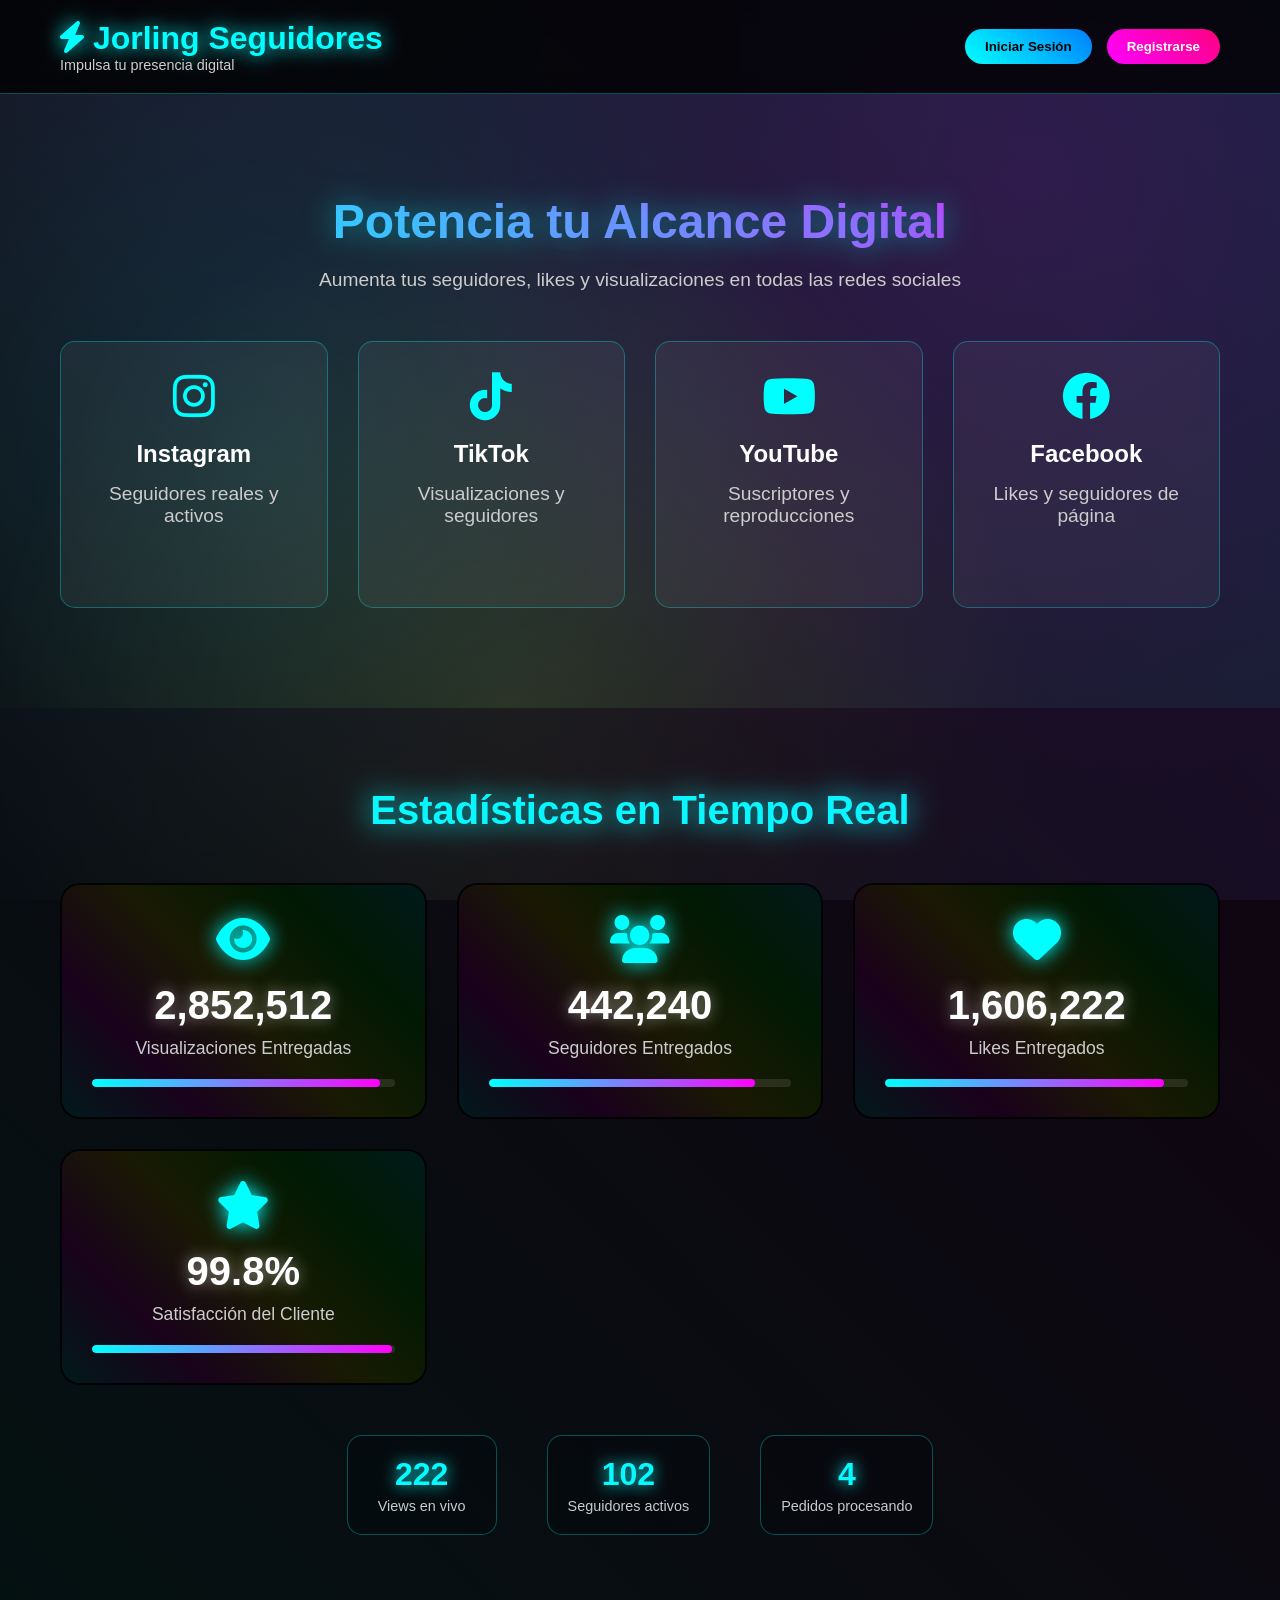
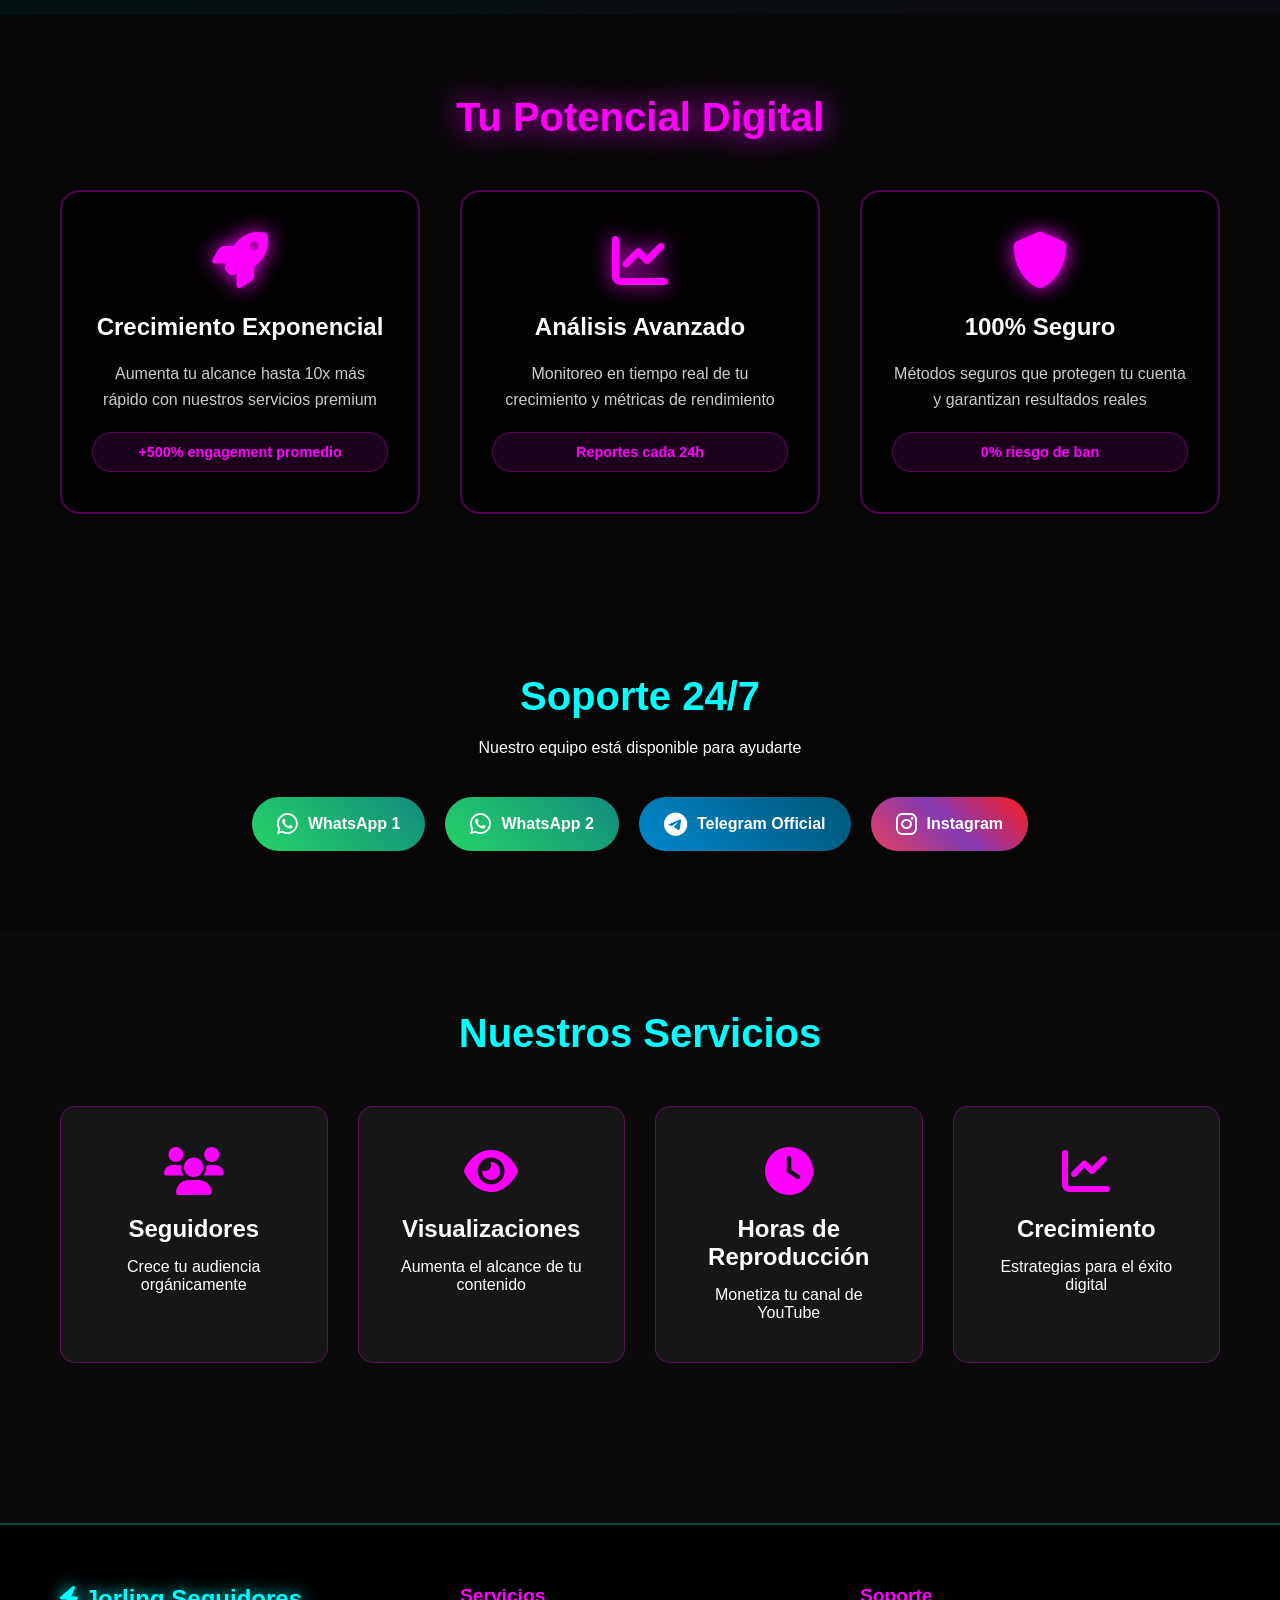
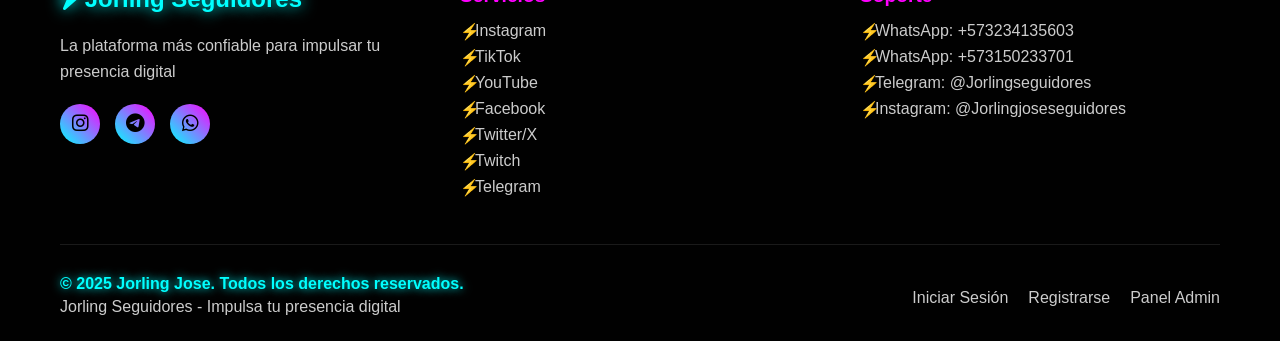
<file: dashboard.html>
<!DOCTYPE html>
<html lang="es">
<head>
    <meta charset="UTF-8">
    <meta name="viewport" content="width=device-width, initial-scale=1.0">
    <title>Dashboard - Jorling Seguidores</title>
    <link rel="stylesheet" href="dashboard.css">
    <link href="https://cdnjs.cloudflare.com/ajax/libs/font-awesome/6.0.0/css/all.min.css" rel="stylesheet">
</head>
<body>
    <div class="electric-bg"></div>
    
    <!-- Header -->
    <header class="header">
        <div class="container">
            <div class="logo">
                <h1><i class="fas fa-bolt"></i> Jorling Seguidores</h1>
            </div>
            <div class="header-menu">
                <button class="menu-toggle" onclick="toggleMenu()">
                    <i class="fas fa-bars"></i>
                </button>
                <div class="dropdown-menu" id="dropdownMenu">
                    <a href="#" onclick="showNewOrder()"><i class="fas fa-plus"></i> Nueva Orden</a>
                    <a href="#" onclick="showOrders()"><i class="fas fa-list"></i> Pedidos</a>
                    <a href="#" onclick="showAddFunds()"><i class="fas fa-wallet"></i> Añadir Fondos</a>
                    <a href="#" onclick="showRefunds()"><i class="fas fa-undo"></i> Reembolsos</a>
                    <a href="#" onclick="logout()"><i class="fas fa-sign-out-alt"></i> Cerrar Sesión</a>
                </div>
            </div>
        </div>
    </header>

    <!-- Dashboard Content -->
    <main class="dashboard">
        <div class="container">
            <!-- User Info Cards -->
            <div class="info-cards">
                <div class="info-card electric-border">
                    <div class="card-content">
                        <i class="fas fa-user"></i>
                        <h3>Usuario</h3>
                        <p id="username">Cargando...</p>
                    </div>
                </div>
                
                <div class="info-card electric-border">
                    <div class="card-content">
                        <i class="fas fa-dollar-sign"></i>
                        <h3>Saldo</h3>
                        <p id="balance">$0.00</p>
                    </div>
                </div>
                
                <div class="info-card electric-border">
                    <div class="card-content">
                        <i class="fas fa-shopping-cart"></i>
                        <h3>Pedidos Realizados</h3>
                        <p id="totalOrders">0</p>
                    </div>
                </div>
                
                <div class="info-card electric-border">
                    <div class="card-content">
                        <i class="fas fa-check-circle"></i>
                        <h3>Pedidos Completados</h3>
                        <p id="completedOrders">0</p>
                    </div>
                </div>
            </div>

            <!-- Services Section -->
            <div class="services-section">
                <h2>Servicios Disponibles</h2>
                <div class="services-toggle" onclick="toggleServices()">
                    <div class="toggle-header">
                        <span>Seleccionar Servicio</span>
                        <i class="fas fa-chevron-down" id="servicesChevron"></i>
                    </div>
                    <div class="services-list" id="servicesList">
            
                        <!-- Instagram Services -->
                        <div class="service-category">
                            <h4><i class="fab fa-instagram" style="color: #E4405F;"></i> Instagram</h4>
                            <div class="service-option" onclick="selectService('instagram_followers', 'Instagram Seguidores')">
                                <span>📱 Seguidores</span>
                            </div>
                            <div class="service-option" onclick="selectService('instagram_followers_latino', 'Instagram Seguidores Latinos')">
                                <span>🌎 Seguidores Latinos</span>
                            </div>
                            <div class="service-option" onclick="selectService('instagram_likes', 'Instagram Likes')">
                                <span>❤️ Likes</span>
                            </div>
                            <div class="service-option" onclick="selectService('instagram_likes_reels', 'Instagram Likes de Reels')">
                                <span>🎬 Likes de Reels</span>
                            </div>
                            <div class="service-option" onclick="selectService('instagram_views', 'Instagram Visualizaciones')">
                                <span>👁️ Visualizaciones</span>
                            </div>
                            <div class="service-option" onclick="selectService('instagram_views_stories', 'Instagram Visualizaciones de Stories')">
                                <span>📖 Visualizaciones de Stories</span>
                            </div>
                            <div class="service-option" onclick="selectService('instagram_views_reels', 'Instagram Visualizaciones de Reels')">
                                <span>🎥 Visualizaciones de Reels</span>
                            </div>
                            <div class="service-option" onclick="selectService('instagram_comments', 'Instagram Comentarios')">
                                <span>💬 Comentarios</span>
                            </div>
                            <div class="service-option" onclick="selectService('instagram_comments_custom', 'Instagram Comentarios Personalizados')">
                                <span>✍️ Comentarios Personalizados</span>
                            </div>
                            <div class="service-option" onclick="selectService('instagram_comments_latino', 'Instagram Comentarios Latinos')">
                                <span>🌎 Comentarios Latinos</span>
                            </div>
                        </div>

                        <!-- Facebook Services -->
                        <div class="service-category">
                            <h4><i class="fab fa-facebook" style="color: #1877F2;"></i> Facebook</h4>
                            <div class="service-option" onclick="selectService('facebook_followers', 'Facebook Seguidores')">
                                <span>👥 Seguidores</span>
                            </div>
                            <div class="service-option" onclick="selectService('facebook_followers_latino', 'Facebook Seguidores Latinos')">
                                <span>🌎 Seguidores Latinos</span>
                            </div>
                            <div class="service-option" onclick="selectService('facebook_likes', 'Facebook Likes')">
                                <span>👍 Likes</span>
                            </div>
                            <div class="service-option" onclick="selectService('facebook_reactions', 'Facebook Reacciones')">
                                <span>😍 Reacciones</span>
                            </div>
                            <div class="service-option" onclick="selectService('facebook_shares', 'Facebook Compartidas')">
                                <span>🔄 Compartidas</span>
                            </div>
                            <div class="service-option" onclick="selectService('facebook_likes_reels', 'Facebook Likes de Reels')">
                                <span>🎬 Likes de Reels</span>
                            </div>
                            <div class="service-option" onclick="selectService('facebook_reactions_reels', 'Facebook Reacciones de Reels')">
                                <span>😊 Reacciones de Reels</span>
                            </div>
                            <div class="service-option" onclick="selectService('facebook_shares_reels', 'Facebook Compartidas de Reels')">
                                <span>🔄 Compartidas de Reels</span>
                            </div>
                            <div class="service-option" onclick="selectService('facebook_reactions_videos', 'Facebook Reacciones a Videos')">
                                <span>🎥 Reacciones a Videos</span>
                            </div>
                            <div class="service-option" onclick="selectService('facebook_live_hours', 'Facebook Horas de Transmisión en Vivo')">
                                <span>📺 Horas de Transmisión en Vivo</span>
                            </div>
                            <div class="service-option" onclick="selectService('facebook_comments', 'Facebook Comentarios')">
                                <span>💬 Comentarios</span>
                            </div>
                            <div class="service-option" onclick="selectService('facebook_comments_custom', 'Facebook Comentarios Personalizados')">
                                <span>✍️ Comentarios Personalizados</span>
                            </div>
                            <div class="service-option" onclick="selectService('facebook_comments_latino', 'Facebook Comentarios Latinos')">
                                <span>🌎 Comentarios Latinos</span>
                            </div>
                        </div>

                        <!-- YouTube Services -->
                        <div class="service-category">
                            <h4><i class="fab fa-youtube" style="color: #FF0000;"></i> YouTube</h4>
                            <div class="service-option" onclick="selectService('youtube_subscribers', 'YouTube Suscriptores')">
                                <span>📺 Suscriptores</span>
                            </div>
                            <div class="service-option" onclick="selectService('youtube_subscribers_latino', 'YouTube Suscriptores Latinos')">
                                <span>🌎 Suscriptores Latinos</span>
                            </div>
                            <div class="service-option" onclick="selectService('youtube_likes', 'YouTube Likes')">
                                <span>👍 Likes</span>
                            </div>
                            <div class="service-option" onclick="selectService('youtube_views', 'YouTube Visualizaciones')">
                                <span>👁️ Visualizaciones</span>
                            </div>
                            <div class="service-option" onclick="selectService('youtube_views_monetizable', 'YouTube Visualizaciones Monetizables')">
                                <span>💰 Visualizaciones Monetizables</span>
                            </div>
                            <div class="service-option" onclick="selectService('youtube_views_live', 'YouTube Visualizaciones de Transmisión')">
                                <span>📡 Visualizaciones de Transmisión</span>
                            </div>
                            <div class="service-option" onclick="selectService('youtube_watch_hours', 'YouTube Horas de Visualización')">
                                <span>⏰ Horas de Visualización</span>
                            </div>
                            <div class="service-option" onclick="selectService('youtube_comments', 'YouTube Comentarios')">
                                <span>💬 Comentarios</span>
                            </div>
                            <div class="service-option" onclick="selectService('youtube_comments_custom', 'YouTube Comentarios Personalizados')">
                                <span>✍️ Comentarios Personalizados</span>
                            </div>
                            <div class="service-option" onclick="selectService('youtube_comments_latino', 'YouTube Comentarios Latinos')">
                                <span>🌎 Comentarios Latinos</span>
                            </div>
                        </div>

                        <!-- TikTok Services -->
                        <div class="service-category">
                            <h4><i class="fab fa-tiktok" style="color: #000000;"></i> TikTok</h4>
                            <div class="service-option" onclick="selectService('tiktok_followers', 'TikTok Seguidores')">
                                <span>👥 Seguidores</span>
                            </div>
                            <div class="service-option" onclick="selectService('tiktok_followers_latino', 'TikTok Seguidores Latinos')">
                                <span>🌎 Seguidores Latinos</span>
                            </div>
                            <div class="service-option" onclick="selectService('tiktok_likes', 'TikTok Likes')">
                                <span>❤️ Likes</span>
                            </div>
                            <div class="service-option" onclick="selectService('tiktok_views', 'TikTok Visualizaciones')">
                                <span>👁️ Visualizaciones</span>
                            </div>
                            <div class="service-option" onclick="selectService('tiktok_shares', 'TikTok Compartidas')">
                                <span>🔄 Compartidas</span>
                            </div>
                            <div class="service-option" onclick="selectService('tiktok_comments', 'TikTok Comentarios')">
                                <span>💬 Comentarios</span>
                            </div>
                            <div class="service-option" onclick="selectService('tiktok_comments_custom', 'TikTok Comentarios Personalizados')">
                                <span>✍️ Comentarios Personalizados</span>
                            </div>
                            <div class="service-option" onclick="selectService('tiktok_comments_latino', 'TikTok Comentarios Latinos')">
                                <span>🌎 Comentarios Latinos</span>
                            </div>
                        </div>

                        <!-- Twitter/X Services -->
                        <div class="service-category">
                            <h4><i class="fab fa-twitter" style="color: #1DA1F2;"></i> X (Twitter)</h4>
                            <div class="service-option" onclick="selectService('twitter_followers', 'X Seguidores')">
                                <span>🐦 Seguidores</span>
                            </div>
                            <div class="service-option" onclick="selectService('twitter_followers_latino', 'X Seguidores Latinos')">
                                <span>🌎 Seguidores Latinos</span>
                            </div>
                            <div class="service-option" onclick="selectService('twitter_likes', 'X Likes')">
                                <span>❤️ Likes</span>
                            </div>
                            <div class="service-option" onclick="selectService('twitter_retweets', 'X Retweets')">
                                <span>🔄 Retweets</span>
                            </div>
                            <div class="service-option" onclick="selectService('twitter_comments', 'X Comentarios')">
                                <span>💬 Comentarios</span>
                            </div>
                            <div class="service-option" onclick="selectService('twitter_comments_custom', 'X Comentarios Personalizados')">
                                <span>✍️ Comentarios Personalizados</span>
                            </div>
                            <div class="service-option" onclick="selectService('twitter_comments_latino', 'X Comentarios Latinos')">
                                <span>🌎 Comentarios Latinos</span>
                            </div>
                        </div>

                        <!-- Twitch Services -->
                        <div class="service-category">
                            <h4><i class="fab fa-twitch" style="color: #9146FF;"></i> Twitch</h4>
                            <div class="service-option" onclick="selectService('twitch_followers', 'Twitch Seguidores')">
                                <span>🎮 Seguidores</span>
                            </div>
                            <div class="service-option" onclick="selectService('twitch_followers_latino', 'Twitch Seguidores Latinos')">
                                <span>🌎 Seguidores Latinos</span>
                            </div>
                            <div class="service-option" onclick="selectService('twitch_views', 'Twitch Visualizaciones')">
                                <span>👁️ Visualizaciones</span>
                            </div>
                            <div class="service-option" onclick="selectService('twitch_comments', 'Twitch Comentarios')">
                                <span>💬 Comentarios</span>
                            </div>
                            <div class="service-option" onclick="selectService('twitch_comments_custom', 'Twitch Comentarios Personalizados')">
                                <span>✍️ Comentarios Personalizados</span>
                            </div>
                            <div class="service-option" onclick="selectService('twitch_comments_latino', 'Twitch Comentarios Latinos')">
                                <span>🌎 Comentarios Latinos</span>
                            </div>
                        </div>

                        <!-- Telegram Services -->
                        <div class="service-category">
                            <h4><i class="fab fa-telegram" style="color: #0088CC;"></i> Telegram</h4>
                            <div class="service-option" onclick="selectService('telegram_members', 'Telegram Miembros')">
                                <span>👥 Miembros</span>
                            </div>
                            <div class="service-option" onclick="selectService('telegram_members_latino', 'Telegram Miembros Latinos')">
                                <span>🌎 Miembros Latinos</span>
                            </div>
                            <div class="service-option" onclick="selectService('telegram_views', 'Telegram Visualizaciones')">
                                <span>👁️ Visualizaciones</span>
                            </div>
                            <div class="service-option" onclick="selectService('telegram_reactions', 'Telegram Reacciones')">
                                <span>👍 Reacciones</span>
                            </div>
                            <div class="service-option" onclick="selectService('telegram_comments', 'Telegram Comentarios')">
                                <span>💬 Comentarios</span>
                            </div>
                            <div class="service-option" onclick="selectService('telegram_comments_custom', 'Telegram Comentarios Personalizados')">
                                <span>✍️ Comentarios Personalizados</span>
                            </div>
                            <div class="service-option" onclick="selectService('telegram_comments_latino', 'Telegram Comentarios Latinos')">
                                <span>🌎 Comentarios Latinos</span>
                            </div>
                        </div>
                    </div>
                </div>
            </div>

            <!-- Order Form -->
            <div class="order-section" id="orderSection" style="display: none;">
                <div class="order-form electric-form">
                    <h3 id="selectedServiceTitle">Selecciona un servicio</h3>
                    <form id="orderForm">
                        <div class="input-group">
                            <label for="serviceUrl">URL del perfil/contenido:</label>
                            <input type="url" id="serviceUrl" placeholder="https://..." required>
                        </div>
                        
                        <div class="input-group">
                            <label for="quantity">Cantidad:</label>
                            <input type="number" id="quantity" min="100" placeholder="Ingresa la cantidad (mínimo 100)" required>
                            <small>Mínimo: 100 seguidores - Precio: $0.0096 por cada 100</small>
                        </div>
                        
                        <div class="price-info">
                            <p>Total a pagar: <span id="totalPrice">$0.00</span></p>
                            <small style="color: #999;">Ingresa una cantidad para ver el precio total</small>
                        </div>
                        
                        <button type="submit" class="btn-order">
                            <i class="fas fa-bolt"></i> Realizar Pedido
                        </button>
                    </form>
                </div>
            </div>

            <!-- Recent Orders -->
            <div class="recent-orders">
                <h2>Pedidos Recientes</h2>
                <div class="orders-list" id="ordersList">
                    <p class="no-orders">No tienes pedidos aún</p>
                </div>
            </div>
        </div>
    </main>

    <!-- Modals -->
    <div id="addFundsModal" class="modal">
        <div class="modal-content electric-form">
            <span class="close" onclick="closeModal('addFundsModal')">&times;</span>
            <h2><i class="fas fa-wallet"></i> Añadir Fondos</h2>
            <p>Contacta con nuestro soporte para añadir fondos a tu cuenta:</p>
            <div class="support-buttons">
                <a href="https://wa.me/573234135603" target="_blank" class="support-btn whatsapp">
                    <i class="fab fa-whatsapp"></i>
                    <span>WhatsApp 1</span>
                </a>
                <a href="https://wa.me/573150233701" target="_blank" class="support-btn whatsapp">
                    <i class="fab fa-whatsapp"></i>
                    <span>WhatsApp 2</span>
                </a>
            </div>
        </div>
    </div>

    <!-- Success/Error Messages -->
    <div id="successMessage" class="success-message">
        <i class="fas fa-check-circle"></i>
        <span id="successText"></span>
    </div>

    <div id="errorMessage" class="error-message">
        <i class="fas fa-exclamation-circle"></i>
        <span id="errorText"></span>
    </div>

    <script>
        // Variables globales
let selectedService = null;
let currentUser = JSON.parse(localStorage.getItem("currentUser"));
let users = JSON.parse(localStorage.getItem("jorlingUsers")) || [];
let userIndex = users.findIndex(u => u.id === currentUser?.id);

// Precios de servicios (por unidad)
const servicePrices = {
    // Instagram - Precio base: $0.015 por 100 unidades
    instagram_followers: 0.00015,           // $0.015 por 100
    instagram_followers_latino: 0.0002,     // $0.02 por 100 (premium)
    instagram_likes: 0.00015,               // $0.015 por 100
    instagram_likes_reels: 0.00015,         // $0.015 por 100
    instagram_views: 0.00015,               // $0.015 por 100
    instagram_views_stories: 0.00015,       // $0.015 por 100
    instagram_views_reels: 0.00015,         // $0.015 por 100
    instagram_comments: 0.0002,             // $0.02 por 100 (premium)
    instagram_comments_custom: 0.0003,      // $0.03 por 100 (más premium)
    instagram_comments_latino: 0.00025,     // $0.025 por 100
    
    // Facebook - Mismo precio base que Instagram
    facebook_followers: 0.00015,            // $0.015 por 100
    facebook_followers_latino: 0.0002,      // $0.02 por 100
    facebook_likes: 0.00015,                // $0.015 por 100
    facebook_reactions: 0.00015,            // $0.015 por 100
    facebook_shares: 0.00015,               // $0.015 por 100
    facebook_likes_reels: 0.00015,          // $0.015 por 100
    facebook_reactions_reels: 0.00015,      // $0.015 por 100
    facebook_shares_reels: 0.00015,         // $0.015 por 100
    facebook_reactions_videos: 0.00015,     // $0.015 por 100
    facebook_live_hours: 0.03,              // $3 por 100 horas
    facebook_comments: 0.0002,              // $0.02 por 100
    facebook_comments_custom: 0.0003,       // $0.03 por 100
    facebook_comments_latino: 0.00025,      // $0.025 por 100
    
    // YouTube - Mismo precio base excepto horas de visualización
    youtube_subscribers: 0.00015,           // $0.015 por 100
    youtube_subscribers_latino: 0.0002,     // $0.02 por 100
    youtube_likes: 0.00015,                 // $0.015 por 100
    youtube_views: 0.00015,                 // $0.015 por 100
    youtube_views_monetizable: 0.0002,      // $0.02 por 100 (premium)
    youtube_views_live: 0.0002,             // $0.02 por 100
    youtube_watch_hours: 0.03,              // $15 por 500 horas = $0.03 por hora
    youtube_comments: 0.0002,               // $0.02 por 100
    youtube_comments_custom: 0.0003,        // $0.03 por 100
    youtube_comments_latino: 0.00025,       // $0.025 por 100
    
    // TikTok - Mismo precio base que Instagram
    tiktok_followers: 0.00015,              // $0.015 por 100
    tiktok_followers_latino: 0.0002,        // $0.02 por 100
    tiktok_likes: 0.00015,                  // $0.015 por 100
    tiktok_views: 0.00015,                  // $0.015 por 100
    tiktok_shares: 0.00015,                 // $0.015 por 100
    tiktok_comments: 0.0002,                // $0.02 por 100
    tiktok_comments_custom: 0.0003,         // $0.03 por 100
    tiktok_comments_latino: 0.00025,        // $0.025 por 100
    
    // Twitter/X - Mismo precio base que Instagram
    twitter_followers: 0.00015,             // $0.015 por 100
    twitter_followers_latino: 0.0002,       // $0.02 por 100
    twitter_likes: 0.00015,                 // $0.015 por 100
    twitter_retweets: 0.00015,              // $0.015 por 100
    twitter_comments: 0.0002,               // $0.02 por 100
    twitter_comments_custom: 0.0003,        // $0.03 por 100
    twitter_comments_latino: 0.00025,       // $0.025 por 100
    
    // Twitch - Mismo precio base que Instagram
    twitch_followers: 0.00015,              // $0.015 por 100
    twitch_followers_latino: 0.0002,        // $0.02 por 100
    twitch_views: 0.00015,                  // $0.015 por 100
    twitch_comments: 0.0002,                // $0.02 por 100
    twitch_comments_custom: 0.0003,         // $0.03 por 100
    twitch_comments_latino: 0.00025,        // $0.025 por 100
    
    // Telegram - Mismo precio base que Instagram
    telegram_members: 0.00015,              // $0.015 por 100
    telegram_members_latino: 0.0002,        // $0.02 por 100
    telegram_views: 0.00015,                // $0.015 por 100
    telegram_reactions: 0.00015,            // $0.015 por 100
    telegram_comments: 0.0002,              // $0.02 por 100
    telegram_comments_custom: 0.0003,       // $0.03 por 100
    telegram_comments_latino: 0.00025       // $0.025 por 100
};

// Inicializar cuando carga la página
document.addEventListener("DOMContentLoaded", function() {
    if (!currentUser) {
        window.location.href = "index.html";
        return;
    }
    loadUserData();
    loadOrders();
});

// Función mejorada para seleccionar servicio
function selectService(serviceType, serviceName) {
    selectedService = serviceType;
    
    // CERRAR AUTOMÁTICAMENTE la barra de servicios - FORZADO
    const servicesList = document.getElementById("servicesList");
    const servicesChevron = document.getElementById("servicesChevron");
    const servicesToggle = document.querySelector(".services-toggle");
    
    // Forzar cierre inmediato
    servicesList.style.display = "none";
    servicesList.style.visibility = "hidden";
    servicesList.classList.remove("show");
    servicesChevron.style.transform = "rotate(0deg)";
    servicesToggle.classList.remove("active");
    
    // Actualizar título del servicio seleccionado
    document.getElementById("selectedServiceTitle").textContent = `Servicio: ${serviceName}`;
    
    // Mostrar formulario de pedido
    const orderSection = document.getElementById("orderSection");
    orderSection.style.display = "block";
    orderSection.style.visibility = "visible";
    
    // DESPLAZAMIENTO AUTOMÁTICO Y RÁPIDO al formulario
    setTimeout(() => {
        const orderSection = document.getElementById("orderSection");
        orderSection.scrollIntoView({ 
            behavior: "smooth", 
            block: "center",
            inline: "nearest"
        });
    }, 200);
    
    // Limpiar campos del formulario
    document.getElementById("serviceUrl").value = "";
    document.getElementById("quantity").value = "";
    document.getElementById("totalPrice").textContent = "$0.00";
    
    // Configurar mínimos según el servicio
    const quantityInput = document.getElementById("quantity");
    const minimumInfo = document.querySelector(".input-group small");
    
    if (serviceType === 'youtube_watch_hours') {
        quantityInput.min = "500";
        quantityInput.placeholder = "Ingresa las horas (mínimo 500)";
        minimumInfo.innerHTML = `Mínimo: 500 horas - Precio: $15 por 500 horas`;
    } else if (serviceType.includes('views') && !serviceType.includes('live')) {
        quantityInput.min = "100";
        quantityInput.placeholder = "Ingresa las visualizaciones (mínimo 100)";
        minimumInfo.innerHTML = `Mínimo: 100 visualizaciones - Precio: $0.015 por 100`;
    } else {
        quantityInput.min = "100";
        quantityInput.placeholder = "Ingresa la cantidad (mínimo 100)";
        minimumInfo.innerHTML = `Mínimo: 100 unidades - Precio: $0.015 por 100`;
    }
    
    // Enfocar el campo de URL inmediatamente
    setTimeout(() => {
        const urlInput = document.getElementById("serviceUrl");
        urlInput.focus();
        urlInput.scrollIntoView({ behavior: "smooth", block: "center" });
    }, 300);
    
    // Mostrar mensaje de éxito
    showMessage(`✅ ${serviceName} seleccionado correctamente`, "success");
}

// Función para alternar servicios - MEJORADA
function toggleServices() {
    const servicesList = document.getElementById("servicesList");
    const servicesChevron = document.getElementById("servicesChevron");
    const servicesToggle = document.querySelector(".services-toggle");
    
    if (servicesList.style.display === "none" || servicesList.style.display === "") {
        // Abrir lista
        servicesList.style.display = "block";
        servicesList.style.visibility = "visible";
        servicesList.classList.add("show");
        servicesChevron.style.transform = "rotate(180deg)";
        servicesToggle.classList.add("active");
    } else {
        // Cerrar lista
        servicesList.style.display = "none";
        servicesList.style.visibility = "hidden";
        servicesList.classList.remove("show");
        servicesChevron.style.transform = "rotate(0deg)";
        servicesToggle.classList.remove("active");
    }
}

// Función para calcular precio en tiempo real
function updatePrice() {
    const quantity = parseInt(document.getElementById("quantity").value) || 0;
    
    if (!selectedService || quantity <= 0) {
        document.getElementById("totalPrice").textContent = "$0.00";
        return;
    }
    
    let total = 0;
    
    // Cálculo especial para horas de visualización de YouTube
    if (selectedService === 'youtube_watch_hours') {
        if (quantity >= 3000) {
            total = 120; // Precio fijo para 3000 horas
        } else if (quantity >= 500) {
            total = (quantity / 500) * 15; // $15 por cada 500 horas
        } else {
            total = (quantity / 500) * 15; // Proporcional para menos de 500 horas
        }
    } else {
        // Para todos los demás servicios, precio por unidad × cantidad
        const pricePerUnit = servicePrices[selectedService] || 0.00015;
        total = quantity * pricePerUnit;
    }
    
    document.getElementById("totalPrice").textContent = `$${total.toFixed(2)}`;
}

// Event listener para actualizar precio
document.getElementById("quantity").addEventListener("input", updatePrice);

// Función para cargar datos del usuario
function loadUserData() {
    if (userIndex !== -1) {
        const userData = users[userIndex];
        document.getElementById("username").textContent = userData.username;
        document.getElementById("balance").textContent = `$${userData.balance.toFixed(2)}`;
        document.getElementById("totalOrders").textContent = userData.orders?.length || 0;
        
        const completedOrders = userData.orders?.filter(order => order.status === "completed").length || 0;
        document.getElementById("completedOrders").textContent = completedOrders;
    }
}

// Función para cargar pedidos
function loadOrders() {
    const ordersList = document.getElementById("ordersList");
    
    if (userIndex === -1 || !users[userIndex].orders || users[userIndex].orders.length === 0) {
        ordersList.innerHTML = '<p class="no-orders">No tienes pedidos aún</p>';
        return;
    }
    
    const ordersHTML = users[userIndex].orders.map(order => {
        const statusClass = `status-${order.status}`;
        const statusText = {
            pending: "⏳ Pendiente",
            processing: "🔄 Procesando", 
            completed: "✅ Completado",
            failed: "❌ Fallido"
        };
        
        return `
            <div class="order-item">
                <div class="order-header">
                    <span class="order-id">Pedido #${order.id}</span>
                    <span class="order-status ${statusClass}">${statusText[order.status]}</span>
                </div>
                <div class="order-details">
                    <p><strong>Servicio:</strong> ${order.service}</p>
                    <p><strong>Cantidad:</strong> ${order.quantity}</p>
                    <p><strong>Precio:</strong> $${order.price.toFixed(4)}</p>
                    <p><strong>URL:</strong> ${order.url}</p>
                    <p><strong>Fecha:</strong> ${new Date(order.createdAt).toLocaleDateString()}</p>
                </div>
            </div>
        `;
    }).join("");
    
    ordersList.innerHTML = ordersHTML;
}

// Manejar envío del formulario
document.getElementById("orderForm").addEventListener("submit", function(e) {
    e.preventDefault();
    
    if (!selectedService) {
        showMessage("❌ Por favor selecciona un servicio", "error");
        return;
    }
    
    const url = document.getElementById("serviceUrl").value;
    const quantity = parseInt(document.getElementById("quantity").value);
    const pricePerUnit = servicePrices[selectedService];
    const totalPrice = quantity * pricePerUnit;
    
    // Verificar saldo
    if (users[userIndex].balance < totalPrice) {
        showMessage("❌ Saldo insuficiente. Añade fondos a tu cuenta.", "error");
        showAddFunds();
        return;
    }
    
    // Crear nuevo pedido
    const newOrder = {
        id: Date.now(),
        service: selectedService,
        url: url,
        quantity: quantity,
        price: totalPrice,
        status: "pending",
        createdAt: new Date().toISOString()
    };
    
    // Actualizar datos del usuario
    users[userIndex].orders = users[userIndex].orders || [];
    users[userIndex].orders.push(newOrder);
    users[userIndex].balance -= totalPrice;
    
    // Guardar en localStorage
    localStorage.setItem("jorlingUsers", JSON.stringify(users));
    localStorage.setItem("currentUser", JSON.stringify(users[userIndex]));
    
    // Actualizar UI
    loadUserData();
    loadOrders();
    
    // Limpiar formulario
    document.getElementById("orderForm").reset();
    document.getElementById("orderSection").style.display = "none";
    selectedService = null;
    
    showMessage("🚀 ¡Pedido realizado exitosamente! Los bots comenzarán a trabajar inmediatamente.", "success");
    
    // Simular procesamiento del pedido
    setTimeout(() => {
        processOrder(newOrder.id);
    }, 2000);
});

// Procesar pedido
function processOrder(orderId) {
    const orderIndex = users[userIndex].orders.findIndex(order => order.id === orderId);
    if (orderIndex !== -1) {
        users[userIndex].orders[orderIndex].status = "processing";
        localStorage.setItem("jorlingUsers", JSON.stringify(users));
        loadOrders();
        
        // Completar pedido
        setTimeout(() => {
            users[userIndex].orders[orderIndex].status = "completed";
            localStorage.setItem("jorlingUsers", JSON.stringify(users));
            loadOrders();
            showMessage("🎉 ¡Pedido completado exitosamente!", "success");
        }, 8000);
    }
}

// Funciones del menú
function toggleMenu() {
    const menu = document.getElementById("dropdownMenu");
    menu.classList.toggle("show");
}

function showNewOrder() {
    // Solo cerrar el menú, no hacer scroll automático
    toggleMenu();
    showMessage("💡 Selecciona un servicio de la lista para comenzar", "success");
}

function showOrders() {
    const ordersSection = document.querySelector(".recent-orders");
    ordersSection.scrollIntoView({ behavior: "smooth", block: "start" });
    toggleMenu();
}

function showAddFunds() {
    document.getElementById("addFundsModal").style.display = "block";
    toggleMenu();
}

function showRefunds() {
    showMessage("📞 Contacta con soporte para solicitar reembolsos", "success");
    toggleMenu();
}

function logout() {
    localStorage.removeItem("currentUser");
    window.location.href = "index.html";
}

// Funciones de modal
function closeModal(modalId) {
    document.getElementById(modalId).style.display = "none";
}

// Función para mostrar mensajes
function showMessage(text, type = "success") {
    const messageElement = document.getElementById(type + "Message");
    const textElement = document.getElementById(type + "Text");
    
    textElement.textContent = text;
    messageElement.style.display = "flex";
    
    setTimeout(() => {
        messageElement.style.display = "none";
    }, 4000);
}

// Cerrar menús al hacer clic fuera
document.addEventListener("click", function(event) {
    const menu = document.getElementById("dropdownMenu");
    const toggle = document.querySelector(".menu-toggle");
    
    if (!toggle.contains(event.target) && !menu.contains(event.target)) {
        menu.classList.remove("show");
    }
    
    // Cerrar servicios al hacer clic fuera
    const servicesList = document.getElementById("servicesList");
    const servicesToggle = document.querySelector(".services-toggle");
    
    if (!servicesToggle.contains(event.target)) {
        servicesList.style.display = "none";
        servicesList.classList.remove("show");
        document.getElementById("servicesChevron").style.transform = "rotate(0deg)";
    }
});

// Cerrar modales al hacer clic fuera
window.onclick = function(event) {
    const modals = ["addFundsModal"];
    modals.forEach(modalId => {
        const modal = document.getElementById(modalId);
        if (event.target === modal) {
            closeModal(modalId);
        }
    });
};

// Auto-refresh cada 30 segundos
setInterval(() => {
    const updatedUsers = JSON.parse(localStorage.getItem("jorlingUsers")) || [];
    const updatedUserIndex = updatedUsers.findIndex(u => u.id === currentUser?.id);
    
    if (updatedUserIndex !== -1) {
        users = updatedUsers;
        userIndex = updatedUserIndex;
        loadUserData();
        localStorage.setItem("currentUser", JSON.stringify(users[userIndex]));
    }
}, 30000);
    </script>
    <script src="dashboard.js"></script>
</body>
</html>
</file>
<file: styles.css>
* {
  margin: 0;
  padding: 0;
  box-sizing: border-box;
}

body {
  font-family: "Arial", sans-serif;
  background: #0a0a0a;
  color: #fff;
  overflow-x: hidden;
  position: relative;
}

/* Electric Background */
.electric-bg {
  position: fixed;
  top: 0;
  left: 0;
  width: 100%;
  height: 100%;
  background: linear-gradient(45deg, #0a0a0a, #1a1a2e, #16213e);
  z-index: -1;
}

.electric-bg::before {
  content: "";
  position: absolute;
  top: 0;
  left: 0;
  width: 100%;
  height: 100%;
  background: radial-gradient(circle at 20% 50%, rgba(0, 255, 255, 0.1) 0%, transparent 50%),
    radial-gradient(circle at 80% 20%, rgba(255, 0, 255, 0.1) 0%, transparent 50%),
    radial-gradient(circle at 40% 80%, rgba(255, 255, 0, 0.1) 0%, transparent 50%);
  animation: electricPulse 4s ease-in-out infinite alternate;
}

@keyframes electricPulse {
  0% {
    opacity: 0.3;
  }
  100% {
    opacity: 0.7;
  }
}

.container {
  max-width: 1200px;
  margin: 0 auto;
  padding: 0 20px;
}

/* Header */
.header {
  padding: 20px 0;
  background: rgba(0, 0, 0, 0.8);
  backdrop-filter: blur(10px);
  border-bottom: 1px solid rgba(0, 255, 255, 0.3);
}

.header .container {
  display: flex;
  justify-content: space-between;
  align-items: center;
}

.logo h1 {
  color: #00ffff;
  font-size: 2rem;
  text-shadow: 0 0 20px #00ffff;
}

.logo p {
  color: #ccc;
  font-size: 0.9rem;
}

.nav {
  display: flex;
  gap: 15px;
}

.btn-login,
.btn-register {
  padding: 10px 20px;
  border: none;
  border-radius: 25px;
  cursor: pointer;
  font-weight: bold;
  transition: all 0.3s ease;
  position: relative;
  overflow: hidden;
}

.btn-login {
  background: linear-gradient(45deg, #00ffff, #0080ff);
  color: #000;
}

.btn-register {
  background: linear-gradient(45deg, #ff00ff, #ff0080);
  color: #fff;
}

.btn-login:hover,
.btn-register:hover {
  transform: translateY(-2px);
  box-shadow: 0 10px 20px rgba(0, 255, 255, 0.3);
}

/* Hero Section */
.hero {
  padding: 100px 0;
  text-align: center;
}

.hero-content h2 {
  font-size: 3rem;
  margin-bottom: 20px;
  background: linear-gradient(45deg, #00ffff, #ff00ff);
  -webkit-background-clip: text;
  -webkit-text-fill-color: transparent;
  text-shadow: 0 0 30px rgba(0, 255, 255, 0.5);
}

.hero-content p {
  font-size: 1.2rem;
  margin-bottom: 50px;
  color: #ccc;
}

.features-grid {
  display: grid;
  grid-template-columns: repeat(auto-fit, minmax(250px, 1fr));
  gap: 30px;
  margin-top: 50px;
}

.feature-card {
  background: rgba(255, 255, 255, 0.05);
  padding: 30px;
  border-radius: 15px;
  border: 1px solid rgba(0, 255, 255, 0.3);
  transition: all 0.3s ease;
  position: relative;
  overflow: hidden;
}

.feature-card::before {
  content: "";
  position: absolute;
  top: -50%;
  left: -50%;
  width: 200%;
  height: 200%;
  background: linear-gradient(45deg, transparent, rgba(0, 255, 255, 0.1), transparent);
  transform: rotate(45deg);
  transition: all 0.5s ease;
  opacity: 0;
}

.feature-card:hover::before {
  opacity: 1;
  animation: electricSweep 1s ease-in-out;
}

@keyframes electricSweep {
  0% {
    transform: translateX(-100%) translateY(-100%) rotate(45deg);
  }
  100% {
    transform: translateX(100%) translateY(100%) rotate(45deg);
  }
}

.feature-card:hover {
  transform: translateY(-10px);
  box-shadow: 0 20px 40px rgba(0, 255, 255, 0.2);
  border-color: #00ffff;
}

.feature-card i {
  font-size: 3rem;
  color: #00ffff;
  margin-bottom: 20px;
}

.feature-card h3 {
  font-size: 1.5rem;
  margin-bottom: 15px;
  color: #fff;
}

/* Support Section */
.support {
  padding: 80px 0;
  text-align: center;
  background: rgba(0, 0, 0, 0.3);
}

.support h2 {
  font-size: 2.5rem;
  margin-bottom: 20px;
  color: #00ffff;
}

.support-buttons {
  display: flex;
  justify-content: center;
  gap: 20px;
  flex-wrap: wrap;
  margin-top: 40px;
}

.support-btn {
  display: flex;
  align-items: center;
  gap: 10px;
  padding: 15px 25px;
  border-radius: 30px;
  text-decoration: none;
  font-weight: bold;
  transition: all 0.3s ease;
  position: relative;
  overflow: hidden;
}

.support-btn.whatsapp {
  background: linear-gradient(45deg, #25d366, #128c7e);
  color: #fff;
}

.support-btn.telegram {
  background: linear-gradient(45deg, #0088cc, #005577);
  color: #fff;
}

.support-btn.instagram {
  background: linear-gradient(45deg, #e4405f, #833ab4, #fd1d1d);
  color: #fff;
}

.support-btn:hover {
  transform: translateY(-3px);
  box-shadow: 0 15px 30px rgba(0, 0, 0, 0.3);
}

.support-btn i {
  font-size: 1.5rem;
}

/* Services Preview */
.services-preview {
  padding: 80px 0;
}

.services-preview h2 {
  text-align: center;
  font-size: 2.5rem;
  margin-bottom: 50px;
  color: #00ffff;
}

.services-grid {
  display: grid;
  grid-template-columns: repeat(auto-fit, minmax(250px, 1fr));
  gap: 30px;
}

.service-item {
  background: rgba(255, 255, 255, 0.05);
  padding: 40px 30px;
  border-radius: 15px;
  text-align: center;
  border: 1px solid rgba(255, 0, 255, 0.3);
  transition: all 0.3s ease;
}

.service-item:hover {
  transform: translateY(-10px);
  border-color: #ff00ff;
  box-shadow: 0 20px 40px rgba(255, 0, 255, 0.2);
}

.service-item i {
  font-size: 3rem;
  color: #ff00ff;
  margin-bottom: 20px;
}

.service-item h3 {
  font-size: 1.5rem;
  margin-bottom: 15px;
  color: #fff;
}

/* Modals */
.modal {
  display: none;
  position: fixed;
  z-index: 1000;
  left: 0;
  top: 0;
  width: 100%;
  height: 100%;
  background-color: rgba(0, 0, 0, 0.8);
  backdrop-filter: blur(5px);
}

.modal-content {
  position: relative;
  margin: 5% auto;
  width: 90%;
  max-width: 400px;
  animation: modalSlideIn 0.3s ease;
}

@keyframes modalSlideIn {
  from {
    opacity: 0;
    transform: translateY(-50px);
  }
  to {
    opacity: 1;
    transform: translateY(0);
  }
}

.electric-form {
  background: rgba(0, 0, 0, 0.9);
  padding: 40px;
  border-radius: 20px;
  border: 2px solid transparent;
  background-clip: padding-box;
  position: relative;
  overflow: hidden;
}

.electric-form::before {
  content: "";
  position: absolute;
  top: -2px;
  left: -2px;
  right: -2px;
  bottom: -2px;
  background: linear-gradient(45deg, #00ffff, #ff00ff, #ffff00, #00ffff);
  border-radius: 20px;
  z-index: -1;
  animation: electricBorder 3s linear infinite;
}

@keyframes electricBorder {
  0% {
    background-position: 0% 50%;
  }
  50% {
    background-position: 100% 50%;
  }
  100% {
    background-position: 0% 50%;
  }
}

.electric-form h2 {
  text-align: center;
  margin-bottom: 30px;
  color: #00ffff;
  text-shadow: 0 0 20px #00ffff;
}

.close {
  position: absolute;
  right: 20px;
  top: 20px;
  font-size: 28px;
  font-weight: bold;
  color: #fff;
  cursor: pointer;
  transition: color 0.3s ease;
}

.close:hover {
  color: #ff00ff;
}

.input-group {
  position: relative;
  margin-bottom: 25px;
}

.input-group i {
  position: absolute;
  left: 15px;
  top: 50%;
  transform: translateY(-50%);
  color: #00ffff;
  z-index: 1;
}

.input-group input {
  width: 100%;
  padding: 15px 15px 15px 45px;
  border: 2px solid rgba(0, 255, 255, 0.3);
  border-radius: 10px;
  background: rgba(255, 255, 255, 0.05);
  color: #fff;
  font-size: 16px;
  transition: all 0.3s ease;
}

.input-group input:focus {
  outline: none;
  border-color: #00ffff;
  box-shadow: 0 0 20px rgba(0, 255, 255, 0.3);
  background: rgba(255, 255, 255, 0.1);
}

.input-group input::placeholder {
  color: #999;
}

.btn-submit {
  width: 100%;
  padding: 15px;
  border: none;
  border-radius: 10px;
  background: linear-gradient(45deg, #00ffff, #ff00ff);
  color: #000;
  font-size: 16px;
  font-weight: bold;
  cursor: pointer;
  transition: all 0.3s ease;
  margin-bottom: 20px;
}

.btn-submit:hover {
  transform: translateY(-2px);
  box-shadow: 0 10px 30px rgba(0, 255, 255, 0.4);
}

.form-links {
  text-align: center;
}

.form-links a {
  color: #00ffff;
  text-decoration: none;
  display: block;
  margin: 10px 0;
  transition: color 0.3s ease;
}

.form-links a:hover {
  color: #ff00ff;
}

/* Messages */
.success-message,
.error-message {
  position: fixed;
  top: 20px;
  right: 20px;
  padding: 15px 20px;
  border-radius: 10px;
  display: none;
  align-items: center;
  gap: 10px;
  z-index: 1001;
  animation: slideInRight 0.3s ease;
}

.success-message {
  background: linear-gradient(45deg, #00ff00, #00cc00);
  color: #000;
}

.error-message {
  background: linear-gradient(45deg, #ff0000, #cc0000);
  color: #fff;
}

@keyframes slideInRight {
  from {
    transform: translateX(100%);
  }
  to {
    transform: translateX(0);
  }
}

/* Statistics Section */
.stats-section {
  padding: 80px 0;
  background: rgba(0, 0, 0, 0.5);
  position: relative;
  overflow: hidden;
}

.stats-section::before {
  content: "";
  position: absolute;
  top: 0;
  left: 0;
  width: 100%;
  height: 100%;
  background: linear-gradient(45deg, rgba(0, 255, 255, 0.05), rgba(255, 0, 255, 0.05));
  animation: statsGlow 6s ease-in-out infinite alternate;
}

@keyframes statsGlow {
  0% {
    opacity: 0.3;
  }
  100% {
    opacity: 0.8;
  }
}

.stats-section h2 {
  text-align: center;
  font-size: 2.5rem;
  margin-bottom: 50px;
  color: #00ffff;
  text-shadow: 0 0 30px #00ffff;
}

.stats-grid {
  display: grid;
  grid-template-columns: repeat(auto-fit, minmax(280px, 1fr));
  gap: 30px;
  margin-bottom: 50px;
}

.stat-flutter {
  background: rgba(0, 0, 0, 0.8);
  border: 2px solid transparent;
  border-radius: 20px;
  padding: 30px;
  position: relative;
  overflow: hidden;
  transition: all 0.3s ease;
}

.stat-flutter::before {
  content: "";
  position: absolute;
  top: -2px;
  left: -2px;
  right: -2px;
  bottom: -2px;
  background: linear-gradient(45deg, #00ffff, #ff00ff, #ffff00, #00ff00, #00ffff);
  border-radius: 20px;
  z-index: -1;
  animation: flutterBorder 4s linear infinite;
}

@keyframes flutterBorder {
  0% {
    background-position: 0% 50%;
  }
  50% {
    background-position: 100% 50%;
  }
  100% {
    background-position: 0% 50%;
  }
}

.stat-flutter:hover {
  transform: translateY(-10px) scale(1.02);
  box-shadow: 0 20px 40px rgba(0, 255, 255, 0.3);
}

.flutter-icon {
  text-align: center;
  margin-bottom: 20px;
}

.flutter-icon i {
  font-size: 3rem;
  color: #00ffff;
  text-shadow: 0 0 20px #00ffff;
  animation: iconPulse 2s ease-in-out infinite;
}

@keyframes iconPulse {
  0%,
  100% {
    transform: scale(1);
  }
  50% {
    transform: scale(1.1);
  }
}

.flutter-content h3 {
  font-size: 2.5rem;
  font-weight: bold;
  color: #fff;
  text-align: center;
  margin-bottom: 10px;
  text-shadow: 0 0 15px rgba(255, 255, 255, 0.5);
}

.flutter-content p {
  text-align: center;
  color: #ccc;
  margin-bottom: 20px;
  font-size: 1.1rem;
}

.flutter-bar {
  width: 100%;
  height: 8px;
  background: rgba(255, 255, 255, 0.1);
  border-radius: 10px;
  overflow: hidden;
  position: relative;
}

.flutter-progress {
  height: 100%;
  background: linear-gradient(90deg, #00ffff, #ff00ff);
  border-radius: 10px;
  position: relative;
  animation: progressGlow 3s ease-in-out infinite;
}

@keyframes progressGlow {
  0%,
  100% {
    box-shadow: 0 0 10px rgba(0, 255, 255, 0.5);
  }
  50% {
    box-shadow: 0 0 20px rgba(0, 255, 255, 0.8);
  }
}

.live-counter {
  display: flex;
  justify-content: center;
  gap: 50px;
  flex-wrap: wrap;
  margin-top: 50px;
}

.counter-item {
  text-align: center;
  padding: 20px;
  background: rgba(0, 0, 0, 0.6);
  border-radius: 15px;
  border: 1px solid rgba(0, 255, 255, 0.3);
  min-width: 150px;
}

.counter-number {
  display: block;
  font-size: 2rem;
  font-weight: bold;
  color: #00ffff;
  text-shadow: 0 0 15px #00ffff;
  animation: counterPulse 1.5s ease-in-out infinite;
}

@keyframes counterPulse {
  0%,
  100% {
    transform: scale(1);
  }
  50% {
    transform: scale(1.05);
  }
}

.counter-label {
  display: block;
  color: #ccc;
  font-size: 0.9rem;
  margin-top: 5px;
}

/* Potential Section */
.potential-section {
  padding: 80px 0;
  background: rgba(0, 0, 0, 0.3);
}

.potential-section h2 {
  text-align: center;
  font-size: 2.5rem;
  margin-bottom: 50px;
  color: #ff00ff;
  text-shadow: 0 0 30px #ff00ff;
}

.potential-grid {
  display: grid;
  grid-template-columns: repeat(auto-fit, minmax(300px, 1fr));
  gap: 40px;
}

.potential-card {
  background: rgba(0, 0, 0, 0.7);
  padding: 40px 30px;
  border-radius: 20px;
  text-align: center;
  border: 2px solid rgba(255, 0, 255, 0.3);
  transition: all 0.3s ease;
  position: relative;
  overflow: hidden;
}

.potential-card::before {
  content: "";
  position: absolute;
  top: -50%;
  left: -50%;
  width: 200%;
  height: 200%;
  background: linear-gradient(45deg, transparent, rgba(255, 0, 255, 0.1), transparent);
  transform: rotate(45deg);
  transition: all 0.5s ease;
  opacity: 0;
}

.potential-card:hover::before {
  opacity: 1;
  animation: potentialSweep 1s ease-in-out;
}

@keyframes potentialSweep {
  0% {
    transform: translateX(-100%) translateY(-100%) rotate(45deg);
  }
  100% {
    transform: translateX(100%) translateY(100%) rotate(45deg);
  }
}

.potential-card:hover {
  transform: translateY(-15px);
  border-color: #ff00ff;
  box-shadow: 0 25px 50px rgba(255, 0, 255, 0.3);
}

.potential-icon i {
  font-size: 3.5rem;
  color: #ff00ff;
  margin-bottom: 25px;
  text-shadow: 0 0 20px #ff00ff;
}

.potential-card h3 {
  font-size: 1.5rem;
  margin-bottom: 20px;
  color: #fff;
}

.potential-card p {
  color: #ccc;
  line-height: 1.6;
  margin-bottom: 20px;
}

.potential-stats {
  background: rgba(255, 0, 255, 0.1);
  padding: 10px 20px;
  border-radius: 25px;
  border: 1px solid rgba(255, 0, 255, 0.3);
}

.potential-stats span {
  color: #ff00ff;
  font-weight: bold;
  font-size: 0.9rem;
}

/* Footer */
.footer {
  background: rgba(0, 0, 0, 0.9);
  padding: 60px 0 20px;
  border-top: 2px solid rgba(0, 255, 255, 0.3);
  margin-top: 80px;
}

.footer-content {
  display: grid;
  grid-template-columns: repeat(auto-fit, minmax(250px, 1fr));
  gap: 40px;
  margin-bottom: 40px;
}

.footer-section h3 {
  color: #00ffff;
  margin-bottom: 20px;
  font-size: 1.5rem;
  text-shadow: 0 0 15px #00ffff;
}

.footer-section h4 {
  color: #ff00ff;
  margin-bottom: 15px;
  font-size: 1.2rem;
}

.footer-section p {
  color: #ccc;
  line-height: 1.6;
  margin-bottom: 20px;
}

.footer-section ul {
  list-style: none;
}

.footer-section ul li {
  color: #ccc;
  margin-bottom: 8px;
  padding-left: 15px;
  position: relative;
}

.footer-section ul li::before {
  content: "⚡";
  position: absolute;
  left: 0;
  color: #00ffff;
}

.social-links {
  display: flex;
  gap: 15px;
}

.social-links a {
  display: inline-block;
  width: 40px;
  height: 40px;
  background: linear-gradient(45deg, #00ffff, #ff00ff);
  border-radius: 50%;
  text-align: center;
  line-height: 40px;
  color: #000;
  font-size: 1.2rem;
  transition: all 0.3s ease;
}

.social-links a:hover {
  transform: translateY(-3px) scale(1.1);
  box-shadow: 0 10px 20px rgba(0, 255, 255, 0.4);
}

.footer-bottom {
  border-top: 1px solid rgba(255, 255, 255, 0.1);
  padding-top: 30px;
  display: flex;
  justify-content: space-between;
  align-items: center;
  flex-wrap: wrap;
  gap: 20px;
}

.copyright p {
  color: #ccc;
  margin-bottom: 5px;
}

.copyright p:first-child {
  color: #00ffff;
  font-weight: bold;
  text-shadow: 0 0 10px #00ffff;
}

.footer-links {
  display: flex;
  gap: 20px;
}

.footer-links a {
  color: #ccc;
  text-decoration: none;
  transition: color 0.3s ease;
}

.footer-links a:hover {
  color: #00ffff;
  text-shadow: 0 0 10px #00ffff;
}

/* Responsive */
@media (max-width: 768px) {
  .hero-content h2 {
    font-size: 2rem;
  }

  .features-grid {
    grid-template-columns: 1fr;
  }

  .support-buttons {
    flex-direction: column;
    align-items: center;
  }

  .support-btn {
    width: 200px;
    justify-content: center;
  }

  .header .container {
    flex-direction: column;
    gap: 20px;
  }
}

/* Responsive adjustments */
@media (max-width: 768px) {
  .stats-grid {
    grid-template-columns: 1fr;
  }

  .live-counter {
    gap: 20px;
  }

  .potential-grid {
    grid-template-columns: 1fr;
  }

  .footer-bottom {
    flex-direction: column;
    text-align: center;
  }
}
</file>
<file: admin.css>
* {
  margin: 0;
  padding: 0;
  box-sizing: border-box;
}

body {
  font-family: "Arial", sans-serif;
  background: #0a0a0a;
  color: #fff;
  overflow-x: hidden;
  position: relative;
}

/* Electric Background */
.electric-bg {
  position: fixed;
  top: 0;
  left: 0;
  width: 100%;
  height: 100%;
  background: linear-gradient(45deg, #0a0a0a, #1a1a2e, #16213e);
  z-index: -1;
}

.electric-bg::before {
  content: "";
  position: absolute;
  top: 0;
  left: 0;
  width: 100%;
  height: 100%;
  background: radial-gradient(circle at 20% 50%, rgba(255, 0, 0, 0.1) 0%, transparent 50%),
    radial-gradient(circle at 80% 20%, rgba(255, 165, 0, 0.1) 0%, transparent 50%),
    radial-gradient(circle at 40% 80%, rgba(255, 255, 0, 0.1) 0%, transparent 50%);
  animation: electricPulse 4s ease-in-out infinite alternate;
}

@keyframes electricPulse {
  0% {
    opacity: 0.3;
  }
  100% {
    opacity: 0.7;
  }
}

.container {
  max-width: 1400px;
  margin: 0 auto;
  padding: 0 20px;
}

/* Header */
.header {
  padding: 20px 0;
  background: rgba(0, 0, 0, 0.8);
  backdrop-filter: blur(10px);
  border-bottom: 1px solid rgba(255, 0, 0, 0.3);
  position: sticky;
  top: 0;
  z-index: 100;
}

.header .container {
  display: flex;
  justify-content: space-between;
  align-items: center;
}

.logo h1 {
  color: #ff0000;
  font-size: 1.8rem;
  text-shadow: 0 0 20px #ff0000;
}

.logo p {
  color: #ccc;
  font-size: 0.9rem;
}

.btn-logout {
  background: linear-gradient(45deg, #ff0000, #cc0000);
  border: none;
  padding: 10px 20px;
  border-radius: 10px;
  color: #fff;
  font-weight: bold;
  cursor: pointer;
  transition: all 0.3s ease;
}

.btn-logout:hover {
  transform: translateY(-2px);
  box-shadow: 0 10px 20px rgba(255, 0, 0, 0.3);
}

/* Admin Dashboard */
.admin-dashboard {
  padding: 40px 0;
}

/* Stats Cards */
.stats-cards {
  display: grid;
  grid-template-columns: repeat(auto-fit, minmax(250px, 1fr));
  gap: 30px;
  margin-bottom: 50px;
}

.stat-card {
  background: rgba(0, 0, 0, 0.7);
  border-radius: 15px;
  padding: 30px;
  text-align: center;
  position: relative;
  overflow: hidden;
}

.electric-border {
  border: 2px solid transparent;
  background-clip: padding-box;
}

.electric-border::before {
  content: "";
  position: absolute;
  top: -2px;
  left: -2px;
  right: -2px;
  bottom: -2px;
  background: linear-gradient(45deg, #ff0000, #ffa500, #ffff00, #ff0000);
  border-radius: 15px;
  z-index: -1;
  animation: electricBorder 3s linear infinite;
}

@keyframes electricBorder {
  0% {
    background-position: 0% 50%;
  }
  50% {
    background-position: 100% 50%;
  }
  100% {
    background-position: 0% 50%;
  }
}

.card-content i {
  font-size: 2.5rem;
  color: #ff0000;
  margin-bottom: 15px;
}

.card-content h3 {
  font-size: 1.2rem;
  margin-bottom: 10px;
  color: #ccc;
}

.card-content p {
  font-size: 1.5rem;
  font-weight: bold;
  color: #fff;
}

/* Management Section */
.management-section {
  margin-bottom: 50px;
}

.management-section h2 {
  color: #ff0000;
  margin-bottom: 30px;
  font-size: 2rem;
}

/* Quick Actions */
.quick-actions {
  margin-bottom: 50px;
}

.quick-actions h2 {
  color: #ff0000;
  margin-bottom: 30px;
  font-size: 2rem;
}

.quick-buttons {
  display: grid;
  grid-template-columns: repeat(auto-fit, minmax(200px, 1fr));
  gap: 20px;
}

.quick-btn {
  background: linear-gradient(45deg, #ff0000, #ff6600);
  border: none;
  padding: 20px;
  border-radius: 15px;
  color: #fff;
  font-weight: bold;
  cursor: pointer;
  transition: all 0.3s ease;
  display: flex;
  flex-direction: column;
  align-items: center;
  gap: 10px;
}

.quick-btn:hover {
  transform: translateY(-5px);
  box-shadow: 0 15px 30px rgba(255, 0, 0, 0.4);
}

.quick-btn i {
  font-size: 2rem;
}

.quick-btn span {
  font-size: 1rem;
}

.search-bar {
  display: flex;
  gap: 10px;
  margin-bottom: 30px;
}

.search-bar input {
  flex: 1;
  padding: 15px;
  border: 2px solid rgba(255, 0, 0, 0.3);
  border-radius: 10px;
  background: rgba(255, 255, 255, 0.05);
  color: #fff;
  font-size: 16px;
}

.search-bar input:focus {
  outline: none;
  border-color: #ff0000;
  box-shadow: 0 0 20px rgba(255, 0, 0, 0.3);
}

.search-bar button {
  padding: 15px 20px;
  border: none;
  border-radius: 10px;
  background: linear-gradient(45deg, #ff0000, #cc0000);
  color: #fff;
  cursor: pointer;
  transition: all 0.3s ease;
}

.search-bar button:hover {
  transform: translateY(-2px);
  box-shadow: 0 10px 20px rgba(255, 0, 0, 0.3);
}

/* Tables */
.users-table-container,
.orders-table-container {
  background: rgba(0, 0, 0, 0.7);
  border: 1px solid rgba(255, 0, 0, 0.3);
  border-radius: 15px;
  overflow: hidden;
  overflow-x: auto;
}

.users-table,
.orders-table {
  width: 100%;
  border-collapse: collapse;
}

.users-table th,
.orders-table th {
  background: rgba(255, 0, 0, 0.2);
  padding: 15px;
  text-align: left;
  font-weight: bold;
  color: #ff0000;
  border-bottom: 1px solid rgba(255, 0, 0, 0.3);
}

.users-table td,
.orders-table td {
  padding: 15px;
  border-bottom: 1px solid rgba(255, 255, 255, 0.1);
}

.users-table tr:hover,
.orders-table tr:hover {
  background: rgba(255, 0, 0, 0.1);
}

.action-btn {
  padding: 8px 15px;
  border: none;
  border-radius: 5px;
  cursor: pointer;
  font-size: 0.9rem;
  margin: 0 5px;
  transition: all 0.3s ease;
}

.btn-add-balance {
  background: linear-gradient(45deg, #00ff00, #00cc00);
  color: #000;
}

.btn-view-orders {
  background: linear-gradient(45deg, #0080ff, #0060cc);
  color: #fff;
}

.action-btn:hover {
  transform: translateY(-2px);
  box-shadow: 0 5px 15px rgba(0, 0, 0, 0.3);
}

/* Modal */
.modal {
  display: none;
  position: fixed;
  z-index: 1000;
  left: 0;
  top: 0;
  width: 100%;
  height: 100%;
  background-color: rgba(0, 0, 0, 0.8);
  backdrop-filter: blur(5px);
}

.modal-content {
  position: relative;
  margin: 5% auto;
  width: 90%;
  max-width: 500px;
  animation: modalSlideIn 0.3s ease;
}

@keyframes modalSlideIn {
  from {
    opacity: 0;
    transform: translateY(-50px);
  }
  to {
    opacity: 1;
    transform: translateY(0);
  }
}

.electric-form {
  background: rgba(0, 0, 0, 0.9);
  padding: 40px;
  border-radius: 20px;
  border: 2px solid transparent;
  background-clip: padding-box;
  position: relative;
  overflow: hidden;
}

.electric-form::before {
  content: "";
  position: absolute;
  top: -2px;
  left: -2px;
  right: -2px;
  bottom: -2px;
  background: linear-gradient(45deg, #ff0000, #ffa500, #ffff00, #ff0000);
  border-radius: 20px;
  z-index: -1;
  animation: electricBorder 3s linear infinite;
}

.electric-form h2 {
  text-align: center;
  margin-bottom: 30px;
  color: #ff0000;
  text-shadow: 0 0 20px #ff0000;
}

.close {
  position: absolute;
  right: 20px;
  top: 20px;
  font-size: 28px;
  font-weight: bold;
  color: #fff;
  cursor: pointer;
  transition: color 0.3s ease;
}

.close:hover {
  color: #ff0000;
}

.input-group {
  margin-bottom: 25px;
}

.input-group label {
  display: block;
  margin-bottom: 8px;
  color: #ccc;
  font-weight: bold;
}

.input-group input {
  width: 100%;
  padding: 15px;
  border: 2px solid rgba(255, 0, 0, 0.3);
  border-radius: 10px;
  background: rgba(255, 255, 255, 0.05);
  color: #fff;
  font-size: 16px;
  transition: all 0.3s ease;
}

.input-group input:focus {
  outline: none;
  border-color: #ff0000;
  box-shadow: 0 0 20px rgba(255, 0, 0, 0.3);
  background: rgba(255, 255, 255, 0.1);
}

.input-group input[readonly] {
  background: rgba(255, 255, 255, 0.02);
  color: #999;
}

.btn-submit {
  width: 100%;
  padding: 15px;
  border: none;
  border-radius: 10px;
  background: linear-gradient(45deg, #ff0000, #cc0000);
  color: #fff;
  font-size: 16px;
  font-weight: bold;
  cursor: pointer;
  transition: all 0.3s ease;
}

.btn-submit:hover {
  transform: translateY(-2px);
  box-shadow: 0 10px 30px rgba(255, 0, 0, 0.4);
}

/* Recent Orders Admin */
.recent-orders-admin h2 {
  color: #ff0000;
  margin-bottom: 30px;
  font-size: 2rem;
}

/* Suggestions */
.suggestions-list {
  position: absolute;
  top: 100%;
  left: 0;
  right: 0;
  background: rgba(0, 0, 0, 0.9);
  border: 1px solid rgba(255, 0, 0, 0.3);
  border-radius: 5px;
  max-height: 200px;
  overflow-y: auto;
  z-index: 1000;
}

.suggestion-item {
  padding: 10px 15px;
  cursor: pointer;
  border-bottom: 1px solid rgba(255, 255, 255, 0.1);
  transition: background 0.3s ease;
}

.suggestion-item:hover {
  background: rgba(255, 0, 0, 0.1);
}

.suggestion-item:last-child {
  border-bottom: none;
}

/* Quick amounts */
.quick-amounts {
  margin-bottom: 25px;
}

.quick-amounts label {
  display: block;
  margin-bottom: 10px;
  color: #ccc;
  font-weight: bold;
}

.amount-buttons {
  display: flex;
  gap: 10px;
  flex-wrap: wrap;
}

.amount-btn {
  background: linear-gradient(45deg, #00ff00, #00cc00);
  border: none;
  padding: 10px 20px;
  border-radius: 25px;
  color: #000;
  font-weight: bold;
  cursor: pointer;
  transition: all 0.3s ease;
}

.amount-btn:hover {
  transform: translateY(-2px);
  box-shadow: 0 5px 15px rgba(0, 255, 0, 0.3);
}

/* Bulk recharge */
.bulk-recharge-content {
  max-height: 70vh;
  overflow-y: auto;
}

.user-selection {
  margin: 25px 0;
}

.user-checkboxes {
  max-height: 300px;
  overflow-y: auto;
  border: 1px solid rgba(255, 0, 0, 0.3);
  border-radius: 10px;
  padding: 15px;
  background: rgba(255, 255, 255, 0.02);
}

.user-checkbox {
  display: block;
  padding: 10px;
  margin-bottom: 10px;
  cursor: pointer;
  transition: background 0.3s ease;
  border-radius: 5px;
}

.user-checkbox:hover {
  background: rgba(255, 0, 0, 0.1);
}

.user-checkbox input {
  margin-right: 10px;
}

.bulk-summary {
  background: rgba(255, 0, 0, 0.1);
  padding: 20px;
  border-radius: 10px;
  margin: 25px 0;
  border: 1px solid rgba(255, 0, 0, 0.3);
}

.bulk-summary p {
  margin-bottom: 10px;
  font-weight: bold;
}

.bulk-summary span {
  color: #ff0000;
}

/* Messages */
.success-message,
.error-message {
  position: fixed;
  top: 20px;
  right: 20px;
  padding: 15px 20px;
  border-radius: 10px;
  display: none;
  align-items: center;
  gap: 10px;
  z-index: 1001;
  animation: slideInRight 0.3s ease;
}

.success-message {
  background: linear-gradient(45deg, #00ff00, #00cc00);
  color: #000;
}

.error-message {
  background: linear-gradient(45deg, #ff0000, #cc0000);
  color: #fff;
}

@keyframes slideInRight {
  from {
    transform: translateX(100%);
  }
  to {
    transform: translateX(0);
  }
}

/* Responsive adjustments */
@media (max-width: 768px) {
  .stats-cards {
    grid-template-columns: 1fr;
  }

  .search-bar {
    flex-direction: column;
  }

  .users-table-container,
  .orders-table-container {
    font-size: 0.9rem;
  }

  .action-btn {
    padding: 6px 10px;
    font-size: 0.8rem;
    margin: 2px;
  }

  .quick-buttons {
    grid-template-columns: repeat(2, 1fr);
  }

  .amount-buttons {
    justify-content: center;
  }

  .user-checkboxes {
    max-height: 200px;
  }
}
</file>
<file: dashboard.css>
* {
  margin: 0;
  padding: 0;
  box-sizing: border-box;
}

body {
  font-family: "Arial", sans-serif;
  background: #0a0a0a;
  color: #fff;
  overflow-x: hidden;
  position: relative;
}

/* Electric Background */
.electric-bg {
  position: fixed;
  top: 0;
  left: 0;
  width: 100%;
  height: 100%;
  background: linear-gradient(45deg, #0a0a0a, #1a1a2e, #16213e);
  z-index: -1;
}

.electric-bg::before {
  content: "";
  position: absolute;
  top: 0;
  left: 0;
  width: 100%;
  height: 100%;
  background: radial-gradient(circle at 20% 50%, rgba(0, 255, 255, 0.1) 0%, transparent 50%),
    radial-gradient(circle at 80% 20%, rgba(255, 0, 255, 0.1) 0%, transparent 50%),
    radial-gradient(circle at 40% 80%, rgba(255, 255, 0, 0.1) 0%, transparent 50%);
  animation: electricPulse 4s ease-in-out infinite alternate;
}

@keyframes electricPulse {
  0% {
    opacity: 0.3;
  }
  100% {
    opacity: 0.7;
  }
}

.container {
  max-width: 1200px;
  margin: 0 auto;
  padding: 0 20px;
}

/* Header */
.header {
  padding: 20px 0;
  background: rgba(0, 0, 0, 0.8);
  backdrop-filter: blur(10px);
  border-bottom: 1px solid rgba(0, 255, 255, 0.3);
  position: sticky;
  top: 0;
  z-index: 100;
}

.header .container {
  display: flex;
  justify-content: space-between;
  align-items: center;
}

.logo h1 {
  color: #00ffff;
  font-size: 1.8rem;
  text-shadow: 0 0 20px #00ffff;
}

.header-menu {
  position: relative;
}

.menu-toggle {
  background: linear-gradient(45deg, #00ffff, #ff00ff);
  border: none;
  padding: 10px 15px;
  border-radius: 10px;
  color: #000;
  font-size: 1.2rem;
  cursor: pointer;
  transition: all 0.3s ease;
}

.menu-toggle:hover {
  transform: translateY(-2px);
  box-shadow: 0 10px 20px rgba(0, 255, 255, 0.3);
}

.dropdown-menu {
  position: absolute;
  top: 100%;
  right: 0;
  background: rgba(0, 0, 0, 0.9);
  border: 1px solid rgba(0, 255, 255, 0.3);
  border-radius: 10px;
  min-width: 200px;
  display: none;
  z-index: 1000;
  backdrop-filter: blur(10px);
}

.dropdown-menu.show {
  display: block;
  animation: slideDown 0.3s ease;
}

@keyframes slideDown {
  from {
    opacity: 0;
    transform: translateY(-10px);
  }
  to {
    opacity: 1;
    transform: translateY(0);
  }
}

.dropdown-menu a {
  display: block;
  padding: 15px 20px;
  color: #fff;
  text-decoration: none;
  transition: all 0.3s ease;
  border-bottom: 1px solid rgba(255, 255, 255, 0.1);
}

.dropdown-menu a:hover {
  background: rgba(0, 255, 255, 0.1);
  color: #00ffff;
}

.dropdown-menu a:last-child {
  border-bottom: none;
}

.dropdown-menu i {
  margin-right: 10px;
  width: 20px;
}

/* Dashboard */
.dashboard {
  padding: 40px 0;
}

/* Info Cards */
.info-cards {
  display: grid;
  grid-template-columns: repeat(auto-fit, minmax(250px, 1fr));
  gap: 30px;
  margin-bottom: 50px;
}

.info-card {
  background: rgba(0, 0, 0, 0.7);
  border-radius: 15px;
  padding: 30px;
  text-align: center;
  position: relative;
  overflow: hidden;
}

.electric-border {
  border: 2px solid transparent;
  background-clip: padding-box;
}

.electric-border::before {
  content: "";
  position: absolute;
  top: -2px;
  left: -2px;
  right: -2px;
  bottom: -2px;
  background: linear-gradient(45deg, #00ffff, #ff00ff, #ffff00, #00ffff);
  border-radius: 15px;
  z-index: -1;
  animation: electricBorder 3s linear infinite;
}

@keyframes electricBorder {
  0% {
    background-position: 0% 50%;
  }
  50% {
    background-position: 100% 50%;
  }
  100% {
    background-position: 0% 50%;
  }
}

.card-content i {
  font-size: 2.5rem;
  color: #00ffff;
  margin-bottom: 15px;
}

.card-content h3 {
  font-size: 1.2rem;
  margin-bottom: 10px;
  color: #ccc;
}

.card-content p {
  font-size: 1.5rem;
  font-weight: bold;
  color: #fff;
}

/* Services Section */
.services-section {
  margin-bottom: 50px;
}

.services-section h2 {
  color: #00ffff;
  margin-bottom: 30px;
  font-size: 2rem;
}

.services-toggle {
  background: rgba(0, 0, 0, 0.7);
  border: 1px solid rgba(0, 255, 255, 0.3);
  border-radius: 15px;
  cursor: pointer;
  transition: all 0.3s ease;
}

.services-toggle:hover {
  border-color: #00ffff;
  box-shadow: 0 10px 30px rgba(0, 255, 255, 0.2);
}

.toggle-header {
  padding: 20px;
  display: flex;
  justify-content: space-between;
  align-items: center;
}

.toggle-header span {
  font-size: 1.2rem;
  font-weight: bold;
}

.services-list {
  display: none;
  border-top: 1px solid rgba(255, 255, 255, 0.1);
}

.services-list.show {
  display: block;
  animation: slideDown 0.3s ease;
}

.service-option {
  padding: 15px 20px;
  display: flex;
  align-items: center;
  gap: 15px;
  cursor: pointer;
  transition: all 0.3s ease;
  border-bottom: 1px solid rgba(255, 255, 255, 0.1);
}

.service-option:hover {
  background: rgba(0, 255, 255, 0.1);
  color: #00ffff;
}

.service-option:last-child {
  border-bottom: none;
}

.service-option i {
  font-size: 1.5rem;
  width: 30px;
}

/* Order Section */
.order-section {
  margin-bottom: 50px;
}

.electric-form {
  background: rgba(0, 0, 0, 0.8);
  padding: 40px;
  border-radius: 20px;
  border: 2px solid transparent;
  background-clip: padding-box;
  position: relative;
  overflow: hidden;
}

.electric-form::before {
  content: "";
  position: absolute;
  top: -2px;
  left: -2px;
  right: -2px;
  bottom: -2px;
  background: linear-gradient(45deg, #00ffff, #ff00ff, #ffff00, #00ffff);
  border-radius: 20px;
  z-index: -1;
  animation: electricBorder 3s linear infinite;
}

.electric-form h3 {
  color: #00ffff;
  margin-bottom: 30px;
  font-size: 1.5rem;
  text-align: center;
}

.input-group {
  margin-bottom: 25px;
}

.input-group label {
  display: block;
  margin-bottom: 8px;
  color: #ccc;
  font-weight: bold;
}

.input-group input {
  width: 100%;
  padding: 15px;
  border: 2px solid rgba(0, 255, 255, 0.3);
  border-radius: 10px;
  background: rgba(255, 255, 255, 0.05);
  color: #fff;
  font-size: 16px;
  transition: all 0.3s ease;
}

.input-group input:focus {
  outline: none;
  border-color: #00ffff;
  box-shadow: 0 0 20px rgba(0, 255, 255, 0.3);
  background: rgba(255, 255, 255, 0.1);
}

.input-group small {
  color: #999;
  font-size: 0.9rem;
  margin-top: 5px;
  display: block;
}

.price-info {
  background: rgba(255, 255, 255, 0.05);
  padding: 20px;
  border-radius: 10px;
  margin-bottom: 25px;
  border: 1px solid rgba(0, 255, 255, 0.3);
}

.price-info p {
  margin-bottom: 10px;
  display: flex;
  justify-content: space-between;
  font-size: 1.1rem;
}

.price-info .price {
  color: #00ffff;
  font-weight: bold;
}

.price-info small {
  display: block;
  text-align: center;
  margin-top: 10px;
  font-style: italic;
}

/* Mejorar el estilo del input de cantidad */
.input-group input[type="number"] {
  text-align: center;
  font-size: 1.1rem;
  font-weight: bold;
}

.input-group input[type="number"]:focus {
  outline: none;
  border-color: #00ffff;
  box-shadow: 0 0 20px rgba(0, 255, 255, 0.3);
  background: rgba(255, 255, 255, 0.1);
}

.btn-order {
  width: 100%;
  padding: 15px;
  border: none;
  border-radius: 10px;
  background: linear-gradient(45deg, #00ffff, #ff00ff);
  color: #000;
  font-size: 16px;
  font-weight: bold;
  cursor: pointer;
  transition: all 0.3s ease;
}

.btn-order:hover {
  transform: translateY(-2px);
  box-shadow: 0 10px 30px rgba(0, 255, 255, 0.4);
}

/* Recent Orders */
.recent-orders h2 {
  color: #00ffff;
  margin-bottom: 30px;
  font-size: 2rem;
}

.orders-list {
  background: rgba(0, 0, 0, 0.7);
  border: 1px solid rgba(0, 255, 255, 0.3);
  border-radius: 15px;
  padding: 30px;
}

.no-orders {
  text-align: center;
  color: #999;
  font-style: italic;
}

.order-item {
  background: rgba(255, 255, 255, 0.05);
  padding: 20px;
  border-radius: 10px;
  margin-bottom: 15px;
  border-left: 4px solid #00ffff;
}

.order-item:last-child {
  margin-bottom: 0;
}

.order-header {
  display: flex;
  justify-content: space-between;
  align-items: center;
  margin-bottom: 10px;
}

.order-id {
  font-weight: bold;
  color: #00ffff;
}

.order-status {
  padding: 5px 15px;
  border-radius: 20px;
  font-size: 0.9rem;
  font-weight: bold;
}

.status-pending {
  background: rgba(255, 165, 0, 0.2);
  color: #ffa500;
  border: 1px solid #ffa500;
}

.status-completed {
  background: rgba(0, 255, 0, 0.2);
  color: #00ff00;
  border: 1px solid #00ff00;
}

.status-processing {
  background: rgba(0, 255, 255, 0.2);
  color: #00ffff;
  border: 1px solid #00ffff;
}

/* Modal */
.modal {
  display: none;
  position: fixed;
  z-index: 1000;
  left: 0;
  top: 0;
  width: 100%;
  height: 100%;
  background-color: rgba(0, 0, 0, 0.8);
  backdrop-filter: blur(5px);
}

.modal-content {
  position: relative;
  margin: 5% auto;
  width: 90%;
  max-width: 500px;
  animation: modalSlideIn 0.3s ease;
}

@keyframes modalSlideIn {
  from {
    opacity: 0;
    transform: translateY(-50px);
  }
  to {
    opacity: 1;
    transform: translateY(0);
  }
}

.close {
  position: absolute;
  right: 20px;
  top: 20px;
  font-size: 28px;
  font-weight: bold;
  color: #fff;
  cursor: pointer;
  transition: color 0.3s ease;
}

.close:hover {
  color: #ff00ff;
}

.support-buttons {
  display: flex;
  gap: 15px;
  justify-content: center;
  margin-top: 30px;
}

.support-btn {
  display: flex;
  align-items: center;
  gap: 10px;
  padding: 15px 25px;
  border-radius: 30px;
  text-decoration: none;
  font-weight: bold;
  transition: all 0.3s ease;
}

.support-btn.whatsapp {
  background: linear-gradient(45deg, #25d366, #128c7e);
  color: #fff;
}

.support-btn:hover {
  transform: translateY(-3px);
  box-shadow: 0 15px 30px rgba(0, 0, 0, 0.3);
}

/* Messages */
.success-message,
.error-message {
  position: fixed;
  top: 20px;
  right: 20px;
  padding: 15px 20px;
  border-radius: 10px;
  display: none;
  align-items: center;
  gap: 10px;
  z-index: 1001;
  animation: slideInRight 0.3s ease;
}

.success-message {
  background: linear-gradient(45deg, #00ff00, #00cc00);
  color: #000;
}

.error-message {
  background: linear-gradient(45deg, #ff0000, #cc0000);
  color: #fff;
}

@keyframes slideInRight {
  from {
    transform: translateX(100%);
  }
  to {
    transform: translateX(0);
  }
}

/* Responsive */
@media (max-width: 768px) {
  .info-cards {
    grid-template-columns: 1fr;
  }

  .support-buttons {
    flex-direction: column;
    align-items: center;
  }

  .order-header {
    flex-direction: column;
    align-items: flex-start;
    gap: 10px;
  }

  .header .container {
    flex-direction: column;
    gap: 20px;
  }
}
</file>
